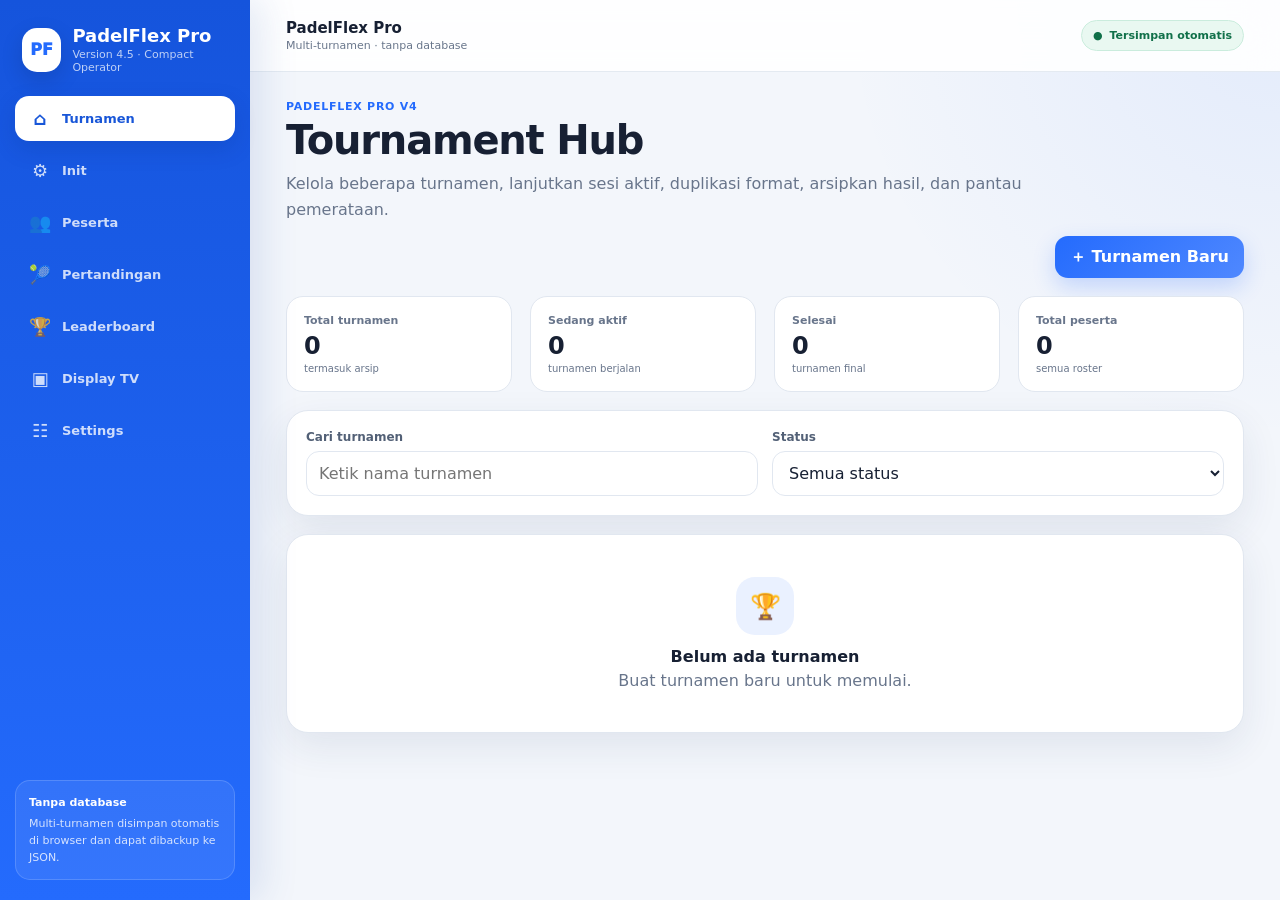
<file: index.html>
<!DOCTYPE html>
<html lang="id">
<head>
  <meta charset="UTF-8">
  <meta name="viewport" content="width=device-width,initial-scale=1.0">
  <meta name="theme-color" content="#246bfd">
  <meta name="description" content="PadelFlex Pro v4.5 - padel tournament manager tanpa database">
  <title>Tournament Hub — PadelFlex Pro</title>
  <link rel="manifest" href="manifest.webmanifest">
  <link rel="icon" href="assets/icons/icon-192.png">
  <link rel="stylesheet" href="assets/css/app.css">
</head>
<body data-page="hub">
  <div class="app-shell">
    <aside class="sidebar">
      <a class="brand" href="index.html">
        <span class="brand-mark">PF</span>
        <span>
          <strong>PadelFlex Pro</strong>
          <small>Version 4.5 · Compact Operator</small>
        </span>
      </a>

      <nav class="nav"><a class="nav-link" data-nav="hub" href="index.html">
          <span class="nav-icon">⌂</span>Turnamen
        </a>
<a class="nav-link" data-nav="setup" href="setup.html">
          <span class="nav-icon">⚙</span>Init
        </a>
<a class="nav-link" data-nav="players" href="players.html">
          <span class="nav-icon">👥</span>Peserta
        </a>
<a class="nav-link" data-nav="matches" href="matches.html">
          <span class="nav-icon">🎾</span>Pertandingan
        </a>
<a class="nav-link" data-nav="leaderboard" href="leaderboard.html">
          <span class="nav-icon">🏆</span>Leaderboard
        </a>
<a class="nav-link" data-nav="display" href="display.html">
          <span class="nav-icon">▣</span>Display TV
        </a>
<a class="nav-link" data-nav="settings" href="settings.html">
          <span class="nav-icon">☷</span>Settings
        </a></nav>

      <div class="sidebar-footer">
        <div class="local-note">
          <strong style="display:block;color:#fff;margin-bottom:4px">
            Tanpa database
          </strong>
          Multi-turnamen disimpan otomatis di browser dan dapat dibackup ke JSON.
        </div>
      </div>
    </aside>

    <section class="main-shell">
      <header class="topbar">
        <div class="topbar-copy">
          <strong id="topbarTitle">PadelFlex Pro</strong>
          <span id="topbarSubtitle">Multi-turnamen · tanpa database</span>
        </div>

        <div class="autosave">● <span>Tersimpan otomatis</span></div>
      </header>

      <main class="page">


        <div class="heading">
          <div>
            <div class="eyebrow">PadelFlex Pro v4</div>
            <h1>Tournament Hub</h1>
            <p>Kelola beberapa turnamen, lanjutkan sesi aktif, duplikasi format, arsipkan hasil, dan pantau pemerataan.</p>
          </div>
        </div>


<div class="heading-actions" style="margin:-8px 0 18px">
  <button class="btn btn-primary" id="newSession">
    ＋ Turnamen Baru
  </button>

  <button class="btn btn-soft hidden" id="installApp">
    Install Aplikasi
  </button>
</div>

<div class="grid grid-4">
  <div class="stat">
    <span>Total turnamen</span>
    <strong id="metricSessions">0</strong>
    <small>termasuk arsip</small>
  </div>

  <div class="stat">
    <span>Sedang aktif</span>
    <strong id="metricActive">0</strong>
    <small>turnamen berjalan</small>
  </div>

  <div class="stat">
    <span>Selesai</span>
    <strong id="metricCompleted">0</strong>
    <small>turnamen final</small>
  </div>

  <div class="stat">
    <span>Total peserta</span>
    <strong id="metricParticipants">0</strong>
    <small>semua roster</small>
  </div>
</div>

<div class="card" style="margin-top:18px">
  <div class="card-body">
    <div class="form-grid">
      <div class="field">
        <label for="sessionSearch">Cari turnamen</label>
        <input
          class="input"
          id="sessionSearch"
          placeholder="Ketik nama turnamen">
      </div>

      <div class="field">
        <label for="statusFilter">Status</label>
        <select class="select" id="statusFilter">
          <option value="all">Semua status</option>
          <option value="draft">Draft</option>
          <option value="active">Aktif</option>
          <option value="completed">Selesai</option>
          <option value="archived">Arsip</option>
        </select>
      </div>
    </div>
  </div>
</div>

<div
  class="grid grid-3"
  id="sessionGrid"
  style="margin-top:18px">
</div>

      </main>
    </section>
  </div>

  <div class="toast" id="toast"></div>

  <script src="assets/js/storage.js" defer></script>
  <script src="assets/js/scheduler.js" defer></script>
  <script src="assets/js/core.js" defer></script>
  <script src="assets/js/common.js" defer></script>
  <script src="assets/js/pages/hub.js" defer></script>
</body>
</html>
</file>
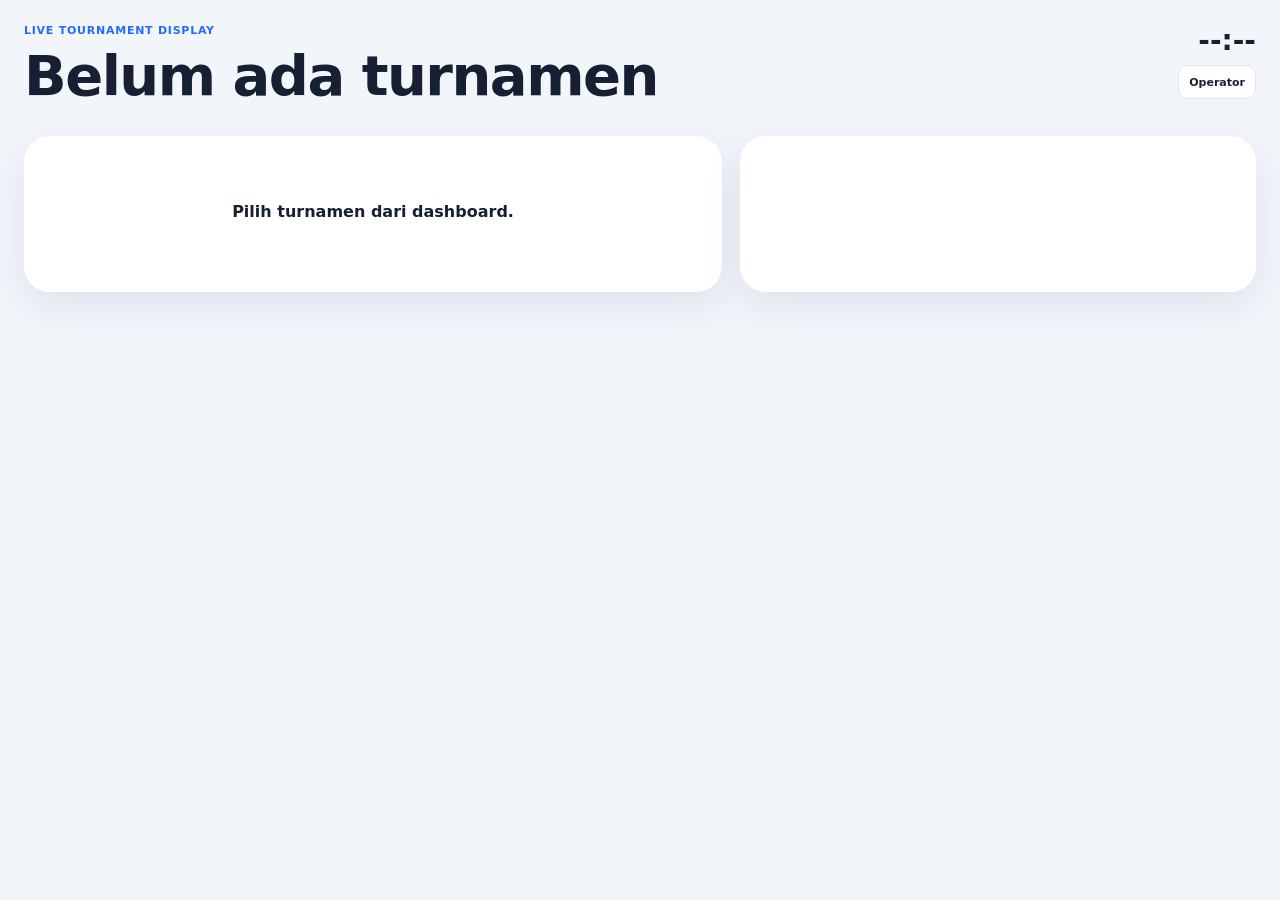
<file: display.html>
<!DOCTYPE html>
<html lang="id">
<head>
  <meta charset="UTF-8">
  <meta name="viewport" content="width=device-width,initial-scale=1.0">
  <meta name="theme-color" content="#246bfd">
  <title>Display TV — PadelFlex Pro</title>
  <link rel="manifest" href="manifest.webmanifest">
  <link rel="icon" href="assets/icons/icon-192.png">
  <link rel="stylesheet" href="assets/css/app.css">
</head>
<body data-page="display">
  <main class="display-page">
    <header class="display-header">
      <div>
        <div class="eyebrow">Live Tournament Display</div>
        <h1 id="displayName">PadelFlex Pro</h1>
        <p id="displayMeta" style="color:var(--muted);margin:8px 0 0"></p>
      </div>

      <div style="text-align:right">
        <strong id="displayClock" style="font-size:28px">--:--</strong>
        <div style="margin-top:8px">
          <a class="btn btn-secondary btn-sm" href="matches.html">Operator</a>
        </div>
      </div>
    </header>

    <div class="display-grid">
      <section class="display-current" id="displayCurrent"></section>
      <aside class="display-leaderboard" id="displayLeaderboard"></aside>
    </div>
  </main>

  <div class="toast" id="toast"></div>

  <script src="assets/js/storage.js" defer></script>
  <script src="assets/js/scheduler.js" defer></script>
  <script src="assets/js/core.js" defer></script>
  <script src="assets/js/common.js" defer></script>
  <script src="assets/js/pages/display.js" defer></script>
</body>
</html>
</file>
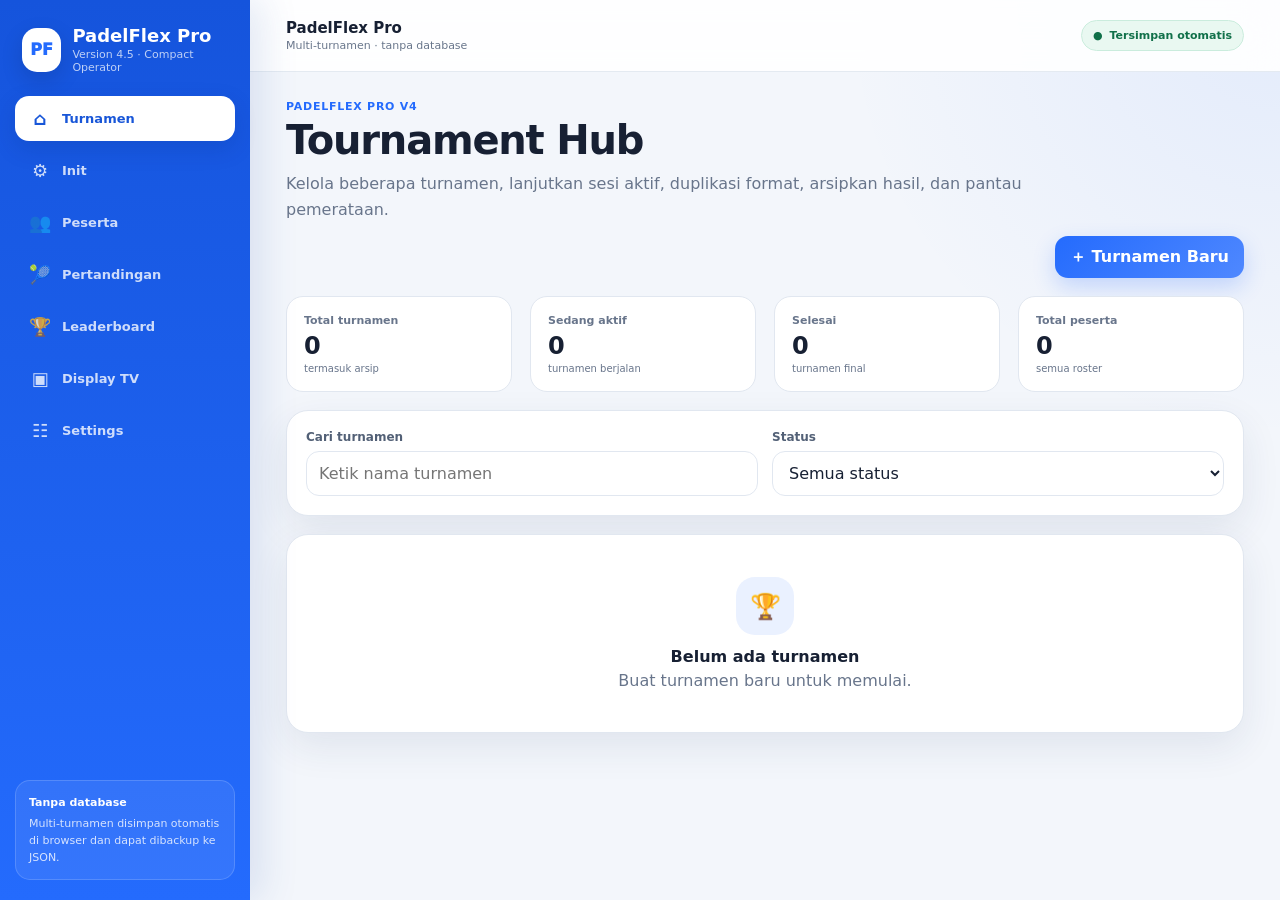
<file: leaderboard.html>
<!DOCTYPE html>
<html lang="id">
<head>
  <meta charset="UTF-8">
  <meta name="viewport" content="width=device-width,initial-scale=1.0">
  <meta name="theme-color" content="#246bfd">
  <meta name="description" content="PadelFlex Pro v4.5 - padel tournament manager tanpa database">
  <title>Leaderboard — PadelFlex Pro</title>
  <link rel="manifest" href="manifest.webmanifest">
  <link rel="icon" href="assets/icons/icon-192.png">
  <link rel="stylesheet" href="assets/css/app.css">
</head>
<body data-page="leaderboard">
  <div class="app-shell">
    <aside class="sidebar">
      <a class="brand" href="index.html">
        <span class="brand-mark">PF</span>
        <span>
          <strong>PadelFlex Pro</strong>
          <small>Version 4.5 · Compact Operator</small>
        </span>
      </a>

      <nav class="nav"><a class="nav-link" data-nav="hub" href="index.html">
          <span class="nav-icon">⌂</span>Turnamen
        </a>
<a class="nav-link" data-nav="setup" href="setup.html">
          <span class="nav-icon">⚙</span>Init
        </a>
<a class="nav-link" data-nav="players" href="players.html">
          <span class="nav-icon">👥</span>Peserta
        </a>
<a class="nav-link" data-nav="matches" href="matches.html">
          <span class="nav-icon">🎾</span>Pertandingan
        </a>
<a class="nav-link" data-nav="leaderboard" href="leaderboard.html">
          <span class="nav-icon">🏆</span>Leaderboard
        </a>
<a class="nav-link" data-nav="display" href="display.html">
          <span class="nav-icon">▣</span>Display TV
        </a>
<a class="nav-link" data-nav="settings" href="settings.html">
          <span class="nav-icon">☷</span>Settings
        </a></nav>

      <div class="sidebar-footer">
        <div class="local-note">
          <strong style="display:block;color:#fff;margin-bottom:4px">
            Tanpa database
          </strong>
          Multi-turnamen disimpan otomatis di browser dan dapat dibackup ke JSON.
        </div>
      </div>
    </aside>

    <section class="main-shell">
      <header class="topbar">
        <div class="topbar-copy">
          <strong id="topbarTitle">PadelFlex Pro</strong>
          <span id="topbarSubtitle">Multi-turnamen · tanpa database</span>
        </div>

        <div class="autosave">● <span>Tersimpan otomatis</span></div>
      </header>

      <main class="page">
        <nav class="stepper" aria-label="Alur turnamen"><a class="step" data-step="1" href="setup.html">
              <span>Langkah 1</span>
              <strong>Init</strong>
            </a><a class="step" data-step="2" href="players.html">
              <span>Langkah 2</span>
              <strong>Peserta</strong>
            </a><a class="step" data-step="3" href="players.html">
              <span>Langkah 3</span>
              <strong>Submit</strong>
            </a><a class="step" data-step="4" href="matches.html">
              <span>Langkah 4</span>
              <strong>Pertandingan</strong>
            </a><a class="step" data-step="5" href="leaderboard.html">
              <span>Langkah 5</span>
              <strong>Leaderboard</strong>
            </a></nav>

        <div class="heading">
          <div>
            <div class="eyebrow">Langkah 5</div>
            <h1>Leaderboard</h1>
            <p>Ranking responsif, multi-sort, export, dan lifecycle final turnamen.</p>
          </div>
        </div>


<div class="mobile-summary">
  <h2 id="summaryMatchName">Turnamen Padel</h2>

  <div class="mobile-summary-meta">
    <div><span>MODE</span><strong id="summaryMode">Per Player</strong></div>
    <div><span>SKOR</span><strong id="summaryScore">21 Points</strong></div>
    <div><span>PESERTA</span><strong id="summaryParticipants">0 Players</strong></div>
    <div><span>PROGRES</span><strong id="summaryProgress">0/0</strong></div>
  </div>
</div>

<div class="grid grid-4" style="margin-bottom:18px">
  <div class="stat">
    <span>Turnamen</span>
    <strong style="font-size:16px" id="summaryMatchNameDesktop">Aktif</strong>
    <small id="summaryFairness">0% fairness</small>
  </div>

  <div class="stat">
    <span>Mode</span>
    <strong style="font-size:16px" id="summaryModeDesktop">Per Player</strong>
    <small>jenis random</small>
  </div>

  <div class="stat">
    <span>Sistem skor</span>
    <strong style="font-size:16px" id="summaryScoreDesktop">21 Points</strong>
    <small>per pertandingan</small>
  </div>

  <div class="stat">
    <span>Progres</span>
    <strong style="font-size:16px" id="summaryProgressDesktop">0/0</strong>
    <small>match selesai</small>
  </div>
</div>

<div class="card">
  <div class="card-header">
    <div>
      <h2>Leaderboard</h2>
      <div class="list-meta">Ranking dapat diubah tanpa mengubah data skor.</div>
    </div>

    <div style="display:flex;gap:8px;flex-wrap:wrap">
      <select class="select" id="rankingMode" style="width:auto;min-height:34px;padding:4px 9px">
        <option value="points">By Points</option>
        <option value="wins">By Wins</option>
        <option value="diff">By Difference</option>
        <option value="winrate">By Win Rate</option>
      </select>

      <button class="btn btn-secondary btn-sm" id="exportCsv">CSV</button>
      <button class="btn btn-primary btn-sm" id="exportPng">Gambar</button>
      <button class="btn btn-soft btn-sm" id="exportJson">JSON</button>
    </div>
  </div>

  <div class="card-body">
    <div class="desktop-table table-wrap">
      <table>
        <thead>
          <tr>
            <th>#</th><th>Nama</th><th>G</th><th>W-L-T</th>
            <th>Diff</th><th>+M</th><th>P</th>
          </tr>
        </thead>
        <tbody id="leaderboardBody"></tbody>
      </table>
    </div>

    <div class="mobile-leaderboard">
      <div class="mobile-board">
        <div class="mobile-board-head">
          <div style="text-align:left">BY RANK</div>
          <div>G</div><div>W-L-T</div><div>DIFF</div><div>+M</div><div>P</div>
        </div>
        <div id="mobileLeaderboardRows"></div>
      </div>
    </div>

    <div class="info" id="formula" style="margin-top:14px"></div>

    <div style="display:flex;gap:9px;flex-wrap:wrap;margin-top:15px">
      <button class="btn btn-success" id="lifecycleButton">
        Tandai Turnamen Selesai
      </button>

      <a class="btn btn-secondary" href="matches.html">
        Kembali ke Pertandingan
      </a>

      <a class="btn btn-soft" href="display.html">
        Buka Display TV
      </a>
    </div>
  </div>
</div>

<nav class="mobile-bottom-nav">
  <a href="matches.html"><span>☷</span><strong>Rounds</strong></a>
  <a class="active" href="leaderboard.html"><span>▥</span><strong>Leaderboard</strong></a>
</nav>

      </main>
    </section>
  </div>

  <div class="toast" id="toast"></div>

  <script src="assets/js/storage.js" defer></script>
  <script src="assets/js/scheduler.js" defer></script>
  <script src="assets/js/core.js" defer></script>
  <script src="assets/js/common.js" defer></script>
  <script src="assets/js/pages/leaderboard.js" defer></script>
</body>
</html>
</file>
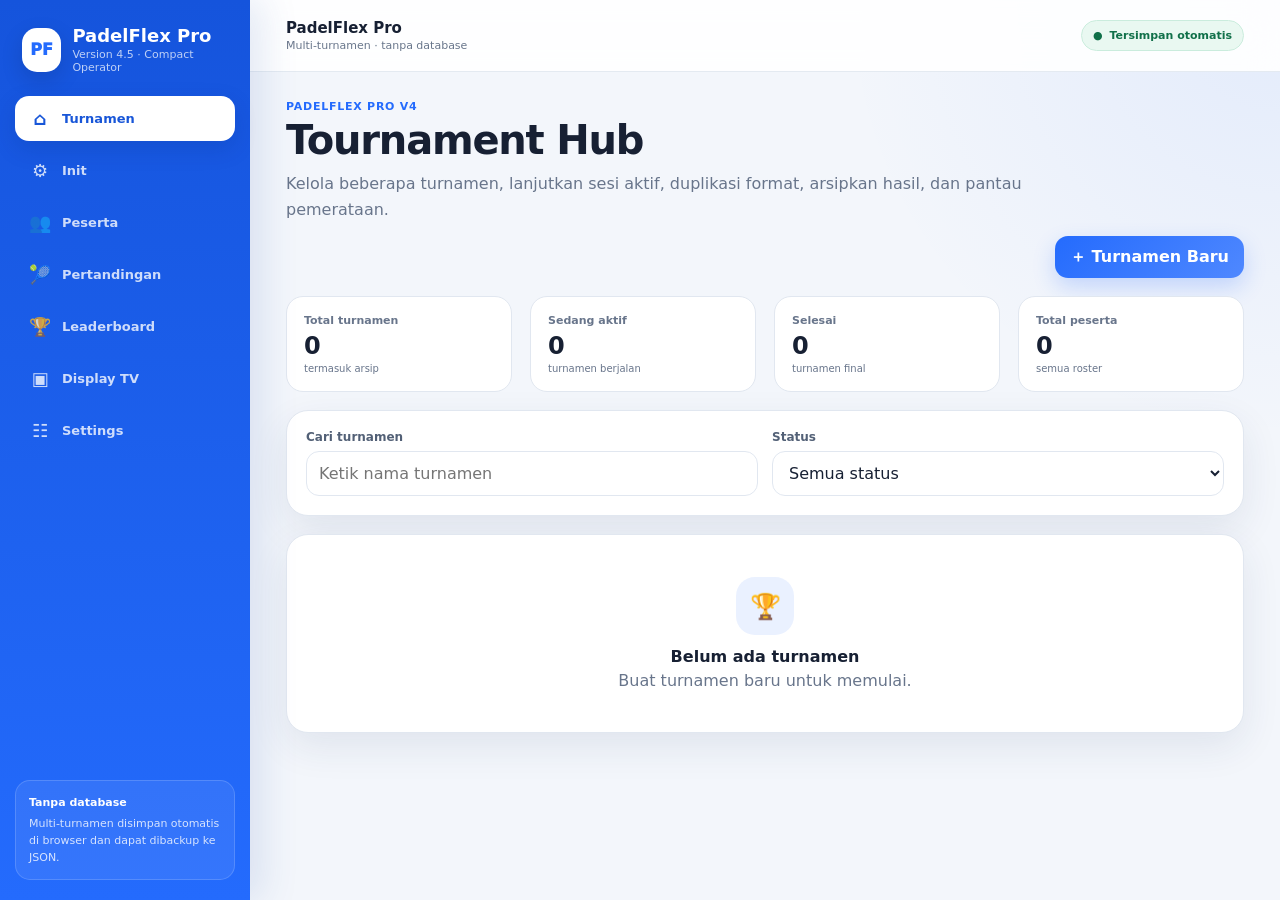
<file: matches.html>
<!DOCTYPE html>
<html lang="id">
<head>
  <meta charset="UTF-8">
  <meta name="viewport" content="width=device-width,initial-scale=1.0">
  <meta name="theme-color" content="#246bfd">
  <meta name="description" content="PadelFlex Pro v4.5 - compact padel tournament operator">
  <title>Operator Pertandingan — PadelFlex Pro</title>
  <link rel="manifest" href="manifest.webmanifest">
  <link rel="icon" href="assets/icons/icon-192.png">
  <link rel="stylesheet" href="assets/css/app.css">
  <link rel="stylesheet" href="assets/css/operator-v47.css?v=4.7.0">
</head>
<body data-page="matches">
  <div class="app-shell">
    <aside class="sidebar">
      <a class="brand" href="index.html">
        <span class="brand-mark">PF</span>
        <span>
          <strong>PadelFlex Pro</strong>
          <small>Version 4.7 · Runtime Safe</small>
        </span>
      </a>

      <nav class="nav">
        <a class="nav-link" data-nav="hub" href="index.html"><span class="nav-icon">⌂</span>Turnamen</a>
        <a class="nav-link" data-nav="setup" href="setup.html"><span class="nav-icon">⚙</span>Init</a>
        <a class="nav-link" data-nav="players" href="players.html"><span class="nav-icon">👥</span>Peserta</a>
        <a class="nav-link" data-nav="matches" href="matches.html"><span class="nav-icon">🎾</span>Pertandingan</a>
        <a class="nav-link" data-nav="leaderboard" href="leaderboard.html"><span class="nav-icon">🏆</span>Ranking</a>
        <a class="nav-link" data-nav="display" href="display.html"><span class="nav-icon">▣</span>TV</a>
        <a class="nav-link" data-nav="settings" href="settings.html"><span class="nav-icon">☷</span>Settings</a>
      </nav>

      <div class="sidebar-footer">
        <div class="local-note">
          <strong style="display:block;color:#fff;margin-bottom:4px">Tanpa database</strong>
          Data tersimpan otomatis di browser.
        </div>
      </div>
    </aside>

    <section class="main-shell">
      <header class="topbar">
        <div class="topbar-copy">
          <strong id="topbarTitle">PadelFlex Pro</strong>
          <span id="topbarSubtitle">Operator pertandingan</span>
        </div>
        <div class="autosave">● <span>Tersimpan otomatis</span></div>
      </header>

      <main class="page operator-page">
        <section class="operator-command">
          <div class="operator-command-copy">
            <div class="eyebrow">Operator Pertandingan</div>
            <h1>Kelola Match</h1>
            <p>Fokus ke match aktif, antrean berikutnya, dan hasil yang sudah selesai.</p>
          </div>

          <div class="operator-command-actions">
            <button class="btn btn-primary" id="addExtraMatch" type="button">＋ Match</button>
            <a class="btn btn-secondary" href="players.html">Peserta</a>
            <a class="btn btn-secondary" href="display.html">TV</a>
            <a class="btn btn-soft" href="leaderboard.html">Ranking</a>
          </div>
        </section>

        <div class="info hidden" id="operatorRuntimeError" style="margin-top:8px"></div>

        <section class="operator-overview">
          <div class="operator-metrics" id="matchMetrics"></div>
          <div class="operator-fairness">
            <div class="operator-fairness-copy">
              <strong>Kemerataan roster aktif</strong>
              <span id="fairnessLabel">Belum ada data</span>
            </div>
            <div class="fairness-meter">
              <div class="fairness-bar" id="fairnessBar"></div>
            </div>
          </div>
        </section>

        <section class="card active-match-card">
          <div class="card-header compact-card-header">
            <div>
              <h2>Match Aktif</h2>
              <div class="list-meta" id="activeMatchSubtitle">Belum ada pertandingan aktif.</div>
            </div>
            <span class="badge" id="activeMatchBadge">—</span>
          </div>
          <div class="card-body compact-card-body" id="activeMatchContainer"></div>
        </section>

        <section class="card" id="matchChooserSection" style="margin-top:14px">
          <div class="card-header compact-card-header">
            <div>
              <h2>Antrean Berikutnya</h2>
              <div class="list-meta">Yang sudah cukup istirahat ditempatkan lebih atas.</div>
            </div>
            <span class="badge" id="pendingCount">0 menunggu</span>
          </div>
          <div class="card-body compact-card-body">
            <div class="compact-match-queue" id="matchChooser"></div>
          </div>
        </section>

        <section class="card match-history-card" id="matchHistorySection" style="margin-top:14px">
          <div class="card-header compact-card-header history-header">
            <div>
              <h2>Riwayat & Jadwal</h2>
              <div class="list-meta">Default hanya menampilkan match selesai agar halaman tetap ringkas.</div>
            </div>

            <div class="history-tools">
              <input class="input input-compact" id="matchSearch" placeholder="Cari pemain / tim">
              <select class="select select-compact" id="matchStatusFilter">
                <option value="completed" selected>Selesai</option>
                <option value="pending">Menunggu</option>
                <option value="active">Aktif</option>
                <option value="all">Semua</option>
              </select>
            </div>
          </div>

          <div class="card-body compact-card-body">
            <div id="roundsContainer"></div>
          </div>
        </section>
      </main>
    </section>
  </div>

  <div class="compact-actionbar" id="stickyActions">
    <div class="compact-action-copy">
      <strong id="stickyTitle">Kontrol turnamen</strong>
      <small id="stickySubtitle">Pilih pertandingan berikutnya.</small>
    </div>

    <div class="compact-action-buttons">
      <button class="btn btn-soft btn-sm" id="undoScore">↶ Undo</button>
      <button class="btn btn-success btn-sm" id="completeTournament">Selesaikan</button>
      <a class="btn btn-primary btn-sm" href="leaderboard.html">Ranking</a>
    </div>
  </div>

  <div class="modal-backdrop hidden" id="extraMatchModal" aria-hidden="true">
    <div class="modal-dialog match-modal" role="dialog" aria-modal="true" aria-labelledby="extraMatchModalTitle">
      <div class="modal-header">
        <div>
          <div class="eyebrow">Manual Match</div>
          <h2 id="extraMatchModalTitle">Tambah Pertandingan</h2>
          <p>Pilih peserta sendiri atau gunakan random rest-aware.</p>
        </div>
        <button class="modal-close" id="closeExtraMatchModal" type="button" aria-label="Tutup">×</button>
      </div>

      <div class="modal-body">
        <div class="info modal-info" id="extraMatchWeightInfo">
          Bobot leaderboard dihitung otomatis.
        </div>

        <div class="manual-player-slots modal-player-slots" id="manualPlayerSlots"></div>

        <div class="rest-readiness" id="extraMatchRestInfo"></div>

        <div class="form-grid modal-form-grid">
          <div class="field">
            <label for="extraMatchCourt">Court</label>
            <select class="select" id="extraMatchCourt"></select>
          </div>

          <div class="field">
            <label for="extraMatchLabel">Label match</label>
            <input class="input" id="extraMatchLabel" maxlength="45" value="Match Manual">
          </div>
        </div>

        <label class="extra-activate-option modal-activate-option">
          <input type="checkbox" id="activateExtraMatch">
          <span>Aktifkan langsung setelah match dibuat.</span>
        </label>
      </div>

      <div class="modal-footer">
        <button class="btn btn-soft" id="randomExtraPlayers" type="button">🎲 Random</button>
        <button class="btn btn-secondary" id="clearExtraPlayers" type="button">Bersihkan</button>
        <span class="modal-footer-spacer"></span>
        <button class="btn btn-secondary" id="cancelExtraMatchModal" type="button">Batal</button>
        <button class="btn btn-primary" id="createExtraMatch" type="button">＋ Tambahkan Match</button>
      </div>
    </div>
  </div>

  <div class="toast" id="toast"></div>

  <script src="assets/js/storage-v47.js?v=4.7.0" defer></script>
  <script src="assets/js/scheduler-v47.js?v=4.7.0" defer></script>
  <script src="assets/js/core-v47.js?v=4.7.0" defer></script>
  <script src="assets/js/common-v47.js?v=4.7.0" defer></script>
  <script src="assets/js/pages/matches-v47.js?v=4.7.0" defer></script>
</body>
</html>
</file>
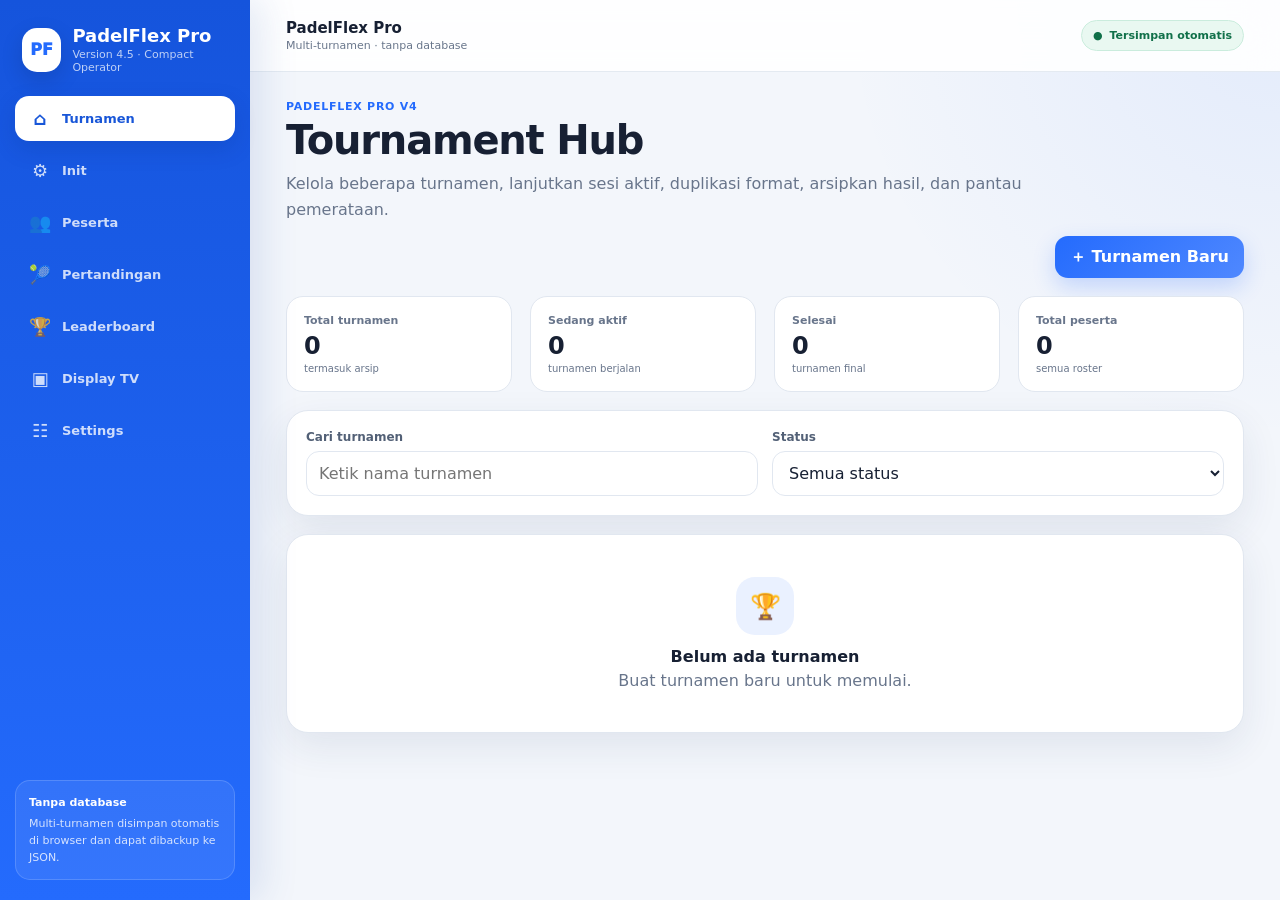
<file: players.html>
<!DOCTYPE html>
<html lang="id">
<head>
  <meta charset="UTF-8">
  <meta name="viewport" content="width=device-width,initial-scale=1.0">
  <meta name="theme-color" content="#246bfd">
  <meta name="description" content="PadelFlex Pro v4.5 - padel tournament manager tanpa database">
  <title>Kelola Peserta — PadelFlex Pro</title>
  <link rel="manifest" href="manifest.webmanifest">
  <link rel="icon" href="assets/icons/icon-192.png">
  <link rel="stylesheet" href="assets/css/app.css">
</head>
<body data-page="players">
  <div class="app-shell">
    <aside class="sidebar">
      <a class="brand" href="index.html">
        <span class="brand-mark">PF</span>
        <span>
          <strong>PadelFlex Pro</strong>
          <small>Version 4.5 · Compact Operator</small>
        </span>
      </a>

      <nav class="nav"><a class="nav-link" data-nav="hub" href="index.html">
          <span class="nav-icon">⌂</span>Turnamen
        </a>
<a class="nav-link" data-nav="setup" href="setup.html">
          <span class="nav-icon">⚙</span>Init
        </a>
<a class="nav-link" data-nav="players" href="players.html">
          <span class="nav-icon">👥</span>Peserta
        </a>
<a class="nav-link" data-nav="matches" href="matches.html">
          <span class="nav-icon">🎾</span>Pertandingan
        </a>
<a class="nav-link" data-nav="leaderboard" href="leaderboard.html">
          <span class="nav-icon">🏆</span>Leaderboard
        </a>
<a class="nav-link" data-nav="display" href="display.html">
          <span class="nav-icon">▣</span>Display TV
        </a>
<a class="nav-link" data-nav="settings" href="settings.html">
          <span class="nav-icon">☷</span>Settings
        </a></nav>

      <div class="sidebar-footer">
        <div class="local-note">
          <strong style="display:block;color:#fff;margin-bottom:4px">
            Tanpa database
          </strong>
          Multi-turnamen disimpan otomatis di browser dan dapat dibackup ke JSON.
        </div>
      </div>
    </aside>

    <section class="main-shell">
      <header class="topbar">
        <div class="topbar-copy">
          <strong id="topbarTitle">PadelFlex Pro</strong>
          <span id="topbarSubtitle">Multi-turnamen · tanpa database</span>
        </div>

        <div class="autosave">● <span>Tersimpan otomatis</span></div>
      </header>

      <main class="page">
        <nav class="stepper" aria-label="Alur turnamen"><a class="step" data-step="1" href="setup.html">
              <span>Langkah 1</span>
              <strong>Init</strong>
            </a><a class="step" data-step="2" href="players.html">
              <span>Langkah 2</span>
              <strong>Peserta</strong>
            </a><a class="step" data-step="3" href="players.html">
              <span>Langkah 3</span>
              <strong>Submit</strong>
            </a><a class="step" data-step="4" href="matches.html">
              <span>Langkah 4</span>
              <strong>Pertandingan</strong>
            </a><a class="step" data-step="5" href="leaderboard.html">
              <span>Langkah 5</span>
              <strong>Leaderboard</strong>
            </a></nav>

        <div class="heading">
          <div>
            <div class="eyebrow">Langkah 2 dan 3</div>
            <h1>Kelola Peserta</h1>
            <p>Masukkan roster, lihat estimasi pemerataan, lalu submit untuk membuat jadwal otomatis.</p>
          </div>
        </div>


<div class="grid grid-sidebar">
  <div class="card">
    <div class="card-header">
      <div>
        <h2>Roster Peserta</h2>
        <div class="list-meta" id="rosterMode">Pemain Individual</div>
      </div>
      <span class="badge" id="entityCount">0 peserta</span>
    </div>

    <div class="card-body">
      <form id="playerForm">
        <div class="form-row">
          <div class="field">
            <label for="playerName">Nama pemain</label>
            <input
              class="input"
              id="playerName"
              maxlength="45"
              placeholder="Contoh: Adriyan">
          </div>

          <button class="btn btn-primary" type="submit">
            ＋ Tambah
          </button>
        </div>
      </form>

      <form class="hidden" id="teamForm">
        <div class="form-grid-3">
          <div class="field">
            <label for="teamName">Nama tim, opsional</label>
            <input class="input" id="teamName" placeholder="Team Biru">
          </div>

          <div class="field">
            <label for="teamPlayer1">Pemain 1</label>
            <input class="input" id="teamPlayer1" placeholder="Nama pemain">
          </div>

          <div class="field">
            <label for="teamPlayer2">Pemain 2</label>
            <input class="input" id="teamPlayer2" placeholder="Nama pemain">
          </div>
        </div>

        <button class="btn btn-primary" type="submit" style="margin-top:12px">
          ＋ Tambah Tim
        </button>
      </form>

      <div id="batchPanel" style="margin-top:14px">
        <details>
          <summary style="cursor:pointer;font-weight:850;color:var(--muted)">
            Tambah banyak pemain sekaligus
          </summary>

          <div style="margin-top:11px">
            <div class="field">
              <label for="batchNames">Satu nama per baris atau pisahkan dengan koma</label>
              <textarea
                class="textarea"
                id="batchNames"
                placeholder="Iman&#10;Faiz&#10;Rama&#10;Wawan"></textarea>
            </div>

            <button class="btn btn-soft btn-sm" id="addBatch" type="button">
              Tambahkan Semua
            </button>
          </div>
        </details>
      </div>

      <div class="info hidden" id="midSessionNotice" style="margin-top:14px">
        <strong>Penambahan tengah turnamen.</strong>
        Skor dan match yang sudah dibuat tetap aman. Pada mode Manual, roster
        hanya diperbarui; pada mode Otomatis, jadwal mendatang dihitung ulang.
      </div>

      <div class="list" id="entityList" style="margin-top:17px"></div>
    </div>
  </div>

  <div class="grid">
    <div class="card">
      <div class="card-header"><h2>Mode Mulai Turnamen</h2></div>
      <div class="card-body">
        <div class="info" id="recommendation">
          Tambahkan peserta untuk melanjutkan.
        </div>
      </div>
    </div>

    <div class="card">
      <div class="card-header">
        <h2>Submit Turnamen</h2>
        <span class="badge">Langkah 3</span>
      </div>

      <div class="card-body">
        <p class="hint" style="margin-top:0">
          Pada mode Manual, turnamen dimulai dengan 0 match. Pada mode
          Otomatis, sistem membuat ronde sekaligus dengan pemerataan dan jeda
          istirahat sebagai prioritas.
        </p>

        <button
          class="btn btn-success"
          id="submitTournament"
          type="button"
          style="width:100%;margin-top:10px">
          Mulai Turnamen
        </button>

        <button
          class="btn btn-primary hidden"
          id="continueTournament"
          type="button"
          style="width:100%;margin-top:10px">
          Kembali ke Turnamen
        </button>

        <a class="btn btn-secondary" href="setup.html" style="width:100%;margin-top:9px">
          Kembali ke Init
        </a>
      </div>
    </div>
  </div>
</div>

      </main>
    </section>
  </div>

  <div class="toast" id="toast"></div>

  <script src="assets/js/storage.js" defer></script>
  <script src="assets/js/scheduler.js" defer></script>
  <script src="assets/js/core.js" defer></script>
  <script src="assets/js/common.js" defer></script>
  <script src="assets/js/pages/players.js" defer></script>
</body>
</html>
</file>
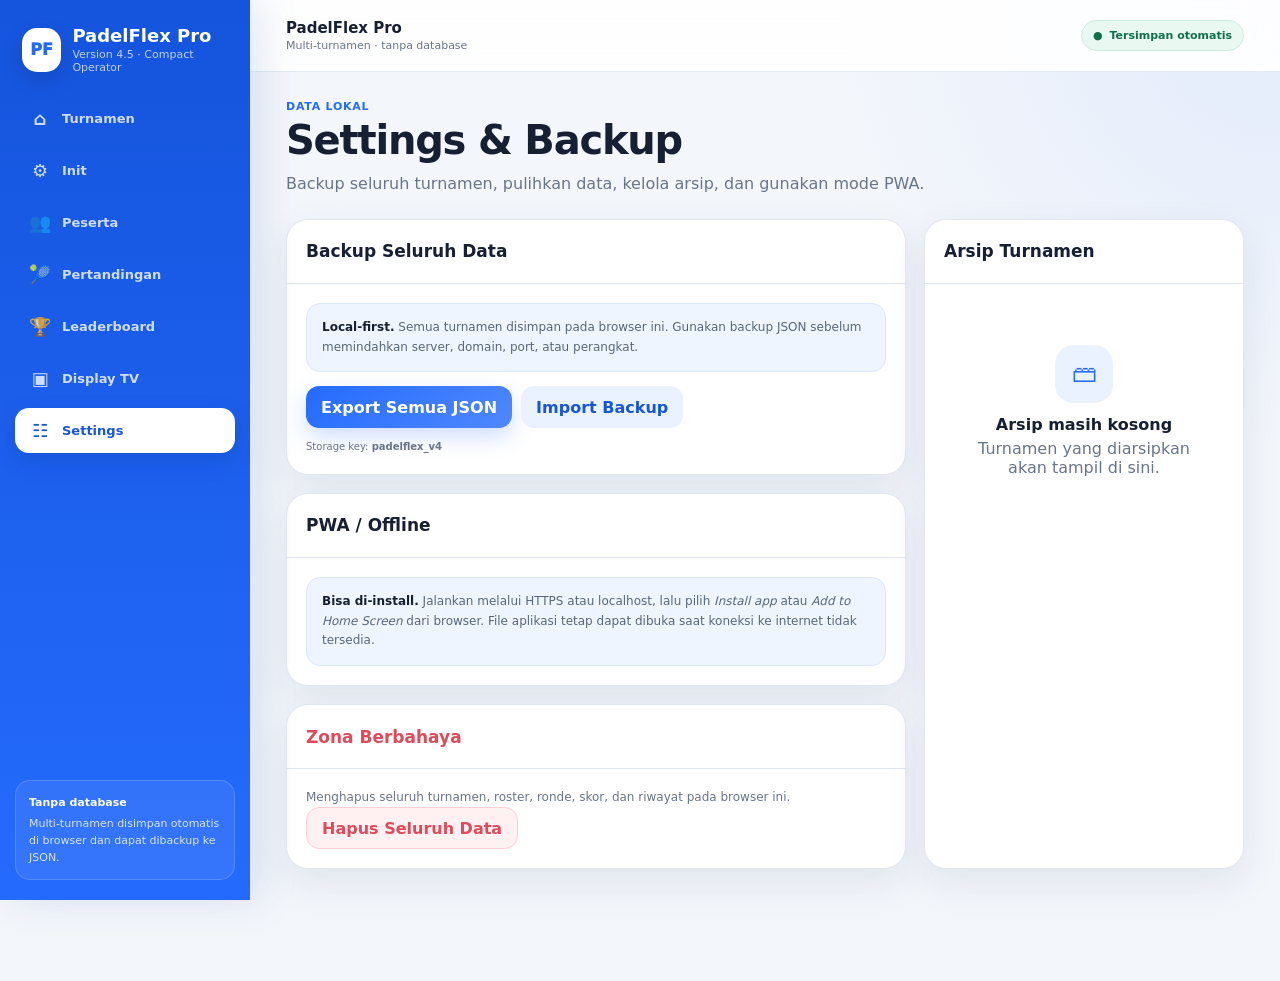
<file: settings.html>
<!DOCTYPE html>
<html lang="id">
<head>
  <meta charset="UTF-8">
  <meta name="viewport" content="width=device-width,initial-scale=1.0">
  <meta name="theme-color" content="#246bfd">
  <meta name="description" content="PadelFlex Pro v4.5 - padel tournament manager tanpa database">
  <title>Settings & Backup — PadelFlex Pro</title>
  <link rel="manifest" href="manifest.webmanifest">
  <link rel="icon" href="assets/icons/icon-192.png">
  <link rel="stylesheet" href="assets/css/app.css">
</head>
<body data-page="settings">
  <div class="app-shell">
    <aside class="sidebar">
      <a class="brand" href="index.html">
        <span class="brand-mark">PF</span>
        <span>
          <strong>PadelFlex Pro</strong>
          <small>Version 4.5 · Compact Operator</small>
        </span>
      </a>

      <nav class="nav"><a class="nav-link" data-nav="hub" href="index.html">
          <span class="nav-icon">⌂</span>Turnamen
        </a>
<a class="nav-link" data-nav="setup" href="setup.html">
          <span class="nav-icon">⚙</span>Init
        </a>
<a class="nav-link" data-nav="players" href="players.html">
          <span class="nav-icon">👥</span>Peserta
        </a>
<a class="nav-link" data-nav="matches" href="matches.html">
          <span class="nav-icon">🎾</span>Pertandingan
        </a>
<a class="nav-link" data-nav="leaderboard" href="leaderboard.html">
          <span class="nav-icon">🏆</span>Leaderboard
        </a>
<a class="nav-link" data-nav="display" href="display.html">
          <span class="nav-icon">▣</span>Display TV
        </a>
<a class="nav-link" data-nav="settings" href="settings.html">
          <span class="nav-icon">☷</span>Settings
        </a></nav>

      <div class="sidebar-footer">
        <div class="local-note">
          <strong style="display:block;color:#fff;margin-bottom:4px">
            Tanpa database
          </strong>
          Multi-turnamen disimpan otomatis di browser dan dapat dibackup ke JSON.
        </div>
      </div>
    </aside>

    <section class="main-shell">
      <header class="topbar">
        <div class="topbar-copy">
          <strong id="topbarTitle">PadelFlex Pro</strong>
          <span id="topbarSubtitle">Multi-turnamen · tanpa database</span>
        </div>

        <div class="autosave">● <span>Tersimpan otomatis</span></div>
      </header>

      <main class="page">


        <div class="heading">
          <div>
            <div class="eyebrow">Data lokal</div>
            <h1>Settings & Backup</h1>
            <p>Backup seluruh turnamen, pulihkan data, kelola arsip, dan gunakan mode PWA.</p>
          </div>
        </div>


<div class="grid grid-sidebar">
  <div class="grid">
    <div class="card">
      <div class="card-header"><h2>Backup Seluruh Data</h2></div>
      <div class="card-body">
        <div class="info" style="margin-bottom:14px">
          <strong>Local-first.</strong>
          Semua turnamen disimpan pada browser ini. Gunakan backup JSON sebelum
          memindahkan server, domain, port, atau perangkat.
        </div>

        <div style="display:flex;gap:9px;flex-wrap:wrap">
          <button class="btn btn-primary" id="exportAll">
            Export Semua JSON
          </button>

          <button class="btn btn-soft" id="importAll">
            Import Backup
          </button>

          <input
            id="importFile"
            type="file"
            accept="application/json"
            hidden>
        </div>

        <div class="list-meta" style="margin-top:12px">
          Storage key: <strong id="storageKey"></strong>
        </div>
      </div>
    </div>

    <div class="card">
      <div class="card-header"><h2>PWA / Offline</h2></div>
      <div class="card-body">
        <div class="info">
          <strong>Bisa di-install.</strong>
          Jalankan melalui HTTPS atau localhost, lalu pilih
          <em>Install app</em> atau <em>Add to Home Screen</em> dari browser.
          File aplikasi tetap dapat dibuka saat koneksi ke internet tidak tersedia.
        </div>
      </div>
    </div>

    <div class="card">
      <div class="card-header"><h2 style="color:var(--danger)">Zona Berbahaya</h2></div>
      <div class="card-body">
        <p class="hint" style="margin-top:0">
          Menghapus seluruh turnamen, roster, ronde, skor, dan riwayat pada browser ini.
        </p>

        <button class="btn btn-danger" id="clearAll">
          Hapus Seluruh Data
        </button>
      </div>
    </div>
  </div>

  <div class="card">
    <div class="card-header"><h2>Arsip Turnamen</h2></div>
    <div class="card-body">
      <div class="list" id="archivedList"></div>
    </div>
  </div>
</div>

      </main>
    </section>
  </div>

  <div class="toast" id="toast"></div>

  <script src="assets/js/storage.js" defer></script>
  <script src="assets/js/scheduler.js" defer></script>
  <script src="assets/js/core.js" defer></script>
  <script src="assets/js/common.js" defer></script>
  <script src="assets/js/pages/settings.js" defer></script>
</body>
</html>
</file>
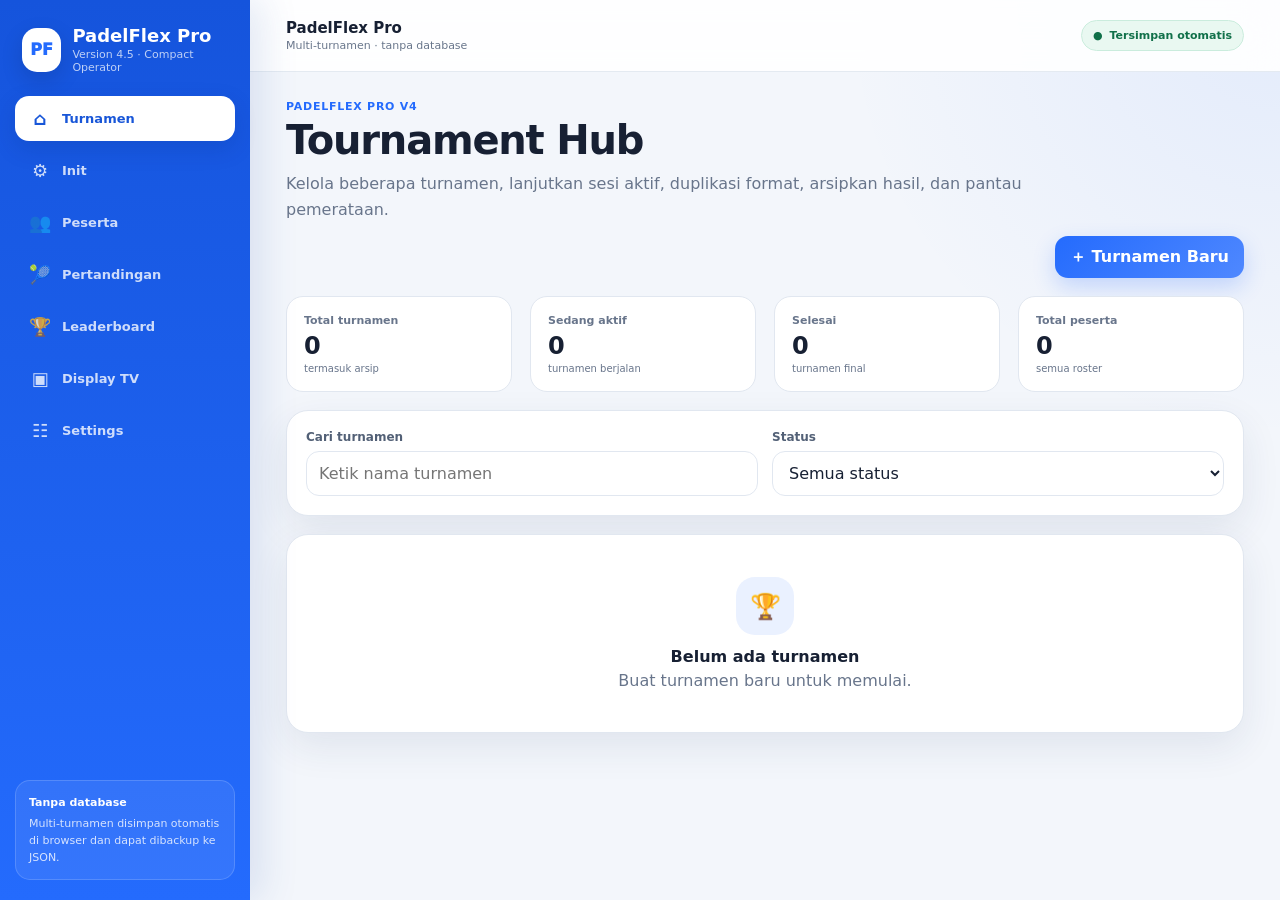
<file: setup.html>
<!DOCTYPE html>
<html lang="id">
<head>
  <meta charset="UTF-8">
  <meta name="viewport" content="width=device-width,initial-scale=1.0">
  <meta name="theme-color" content="#246bfd">
  <meta name="description" content="PadelFlex Pro v4.5 - padel tournament manager tanpa database">
  <title>Init Turnamen — PadelFlex Pro</title>
  <link rel="manifest" href="manifest.webmanifest">
  <link rel="icon" href="assets/icons/icon-192.png">
  <link rel="stylesheet" href="assets/css/app.css">
</head>
<body data-page="setup">
  <div class="app-shell">
    <aside class="sidebar">
      <a class="brand" href="index.html">
        <span class="brand-mark">PF</span>
        <span>
          <strong>PadelFlex Pro</strong>
          <small>Version 4.5 · Compact Operator</small>
        </span>
      </a>

      <nav class="nav"><a class="nav-link" data-nav="hub" href="index.html">
          <span class="nav-icon">⌂</span>Turnamen
        </a>
<a class="nav-link" data-nav="setup" href="setup.html">
          <span class="nav-icon">⚙</span>Init
        </a>
<a class="nav-link" data-nav="players" href="players.html">
          <span class="nav-icon">👥</span>Peserta
        </a>
<a class="nav-link" data-nav="matches" href="matches.html">
          <span class="nav-icon">🎾</span>Pertandingan
        </a>
<a class="nav-link" data-nav="leaderboard" href="leaderboard.html">
          <span class="nav-icon">🏆</span>Leaderboard
        </a>
<a class="nav-link" data-nav="display" href="display.html">
          <span class="nav-icon">▣</span>Display TV
        </a>
<a class="nav-link" data-nav="settings" href="settings.html">
          <span class="nav-icon">☷</span>Settings
        </a></nav>

      <div class="sidebar-footer">
        <div class="local-note">
          <strong style="display:block;color:#fff;margin-bottom:4px">
            Tanpa database
          </strong>
          Multi-turnamen disimpan otomatis di browser dan dapat dibackup ke JSON.
        </div>
      </div>
    </aside>

    <section class="main-shell">
      <header class="topbar">
        <div class="topbar-copy">
          <strong id="topbarTitle">PadelFlex Pro</strong>
          <span id="topbarSubtitle">Multi-turnamen · tanpa database</span>
        </div>

        <div class="autosave">● <span>Tersimpan otomatis</span></div>
      </header>

      <main class="page">
        <nav class="stepper" aria-label="Alur turnamen"><a class="step" data-step="1" href="setup.html">
              <span>Langkah 1</span>
              <strong>Init</strong>
            </a><a class="step" data-step="2" href="players.html">
              <span>Langkah 2</span>
              <strong>Peserta</strong>
            </a><a class="step" data-step="3" href="players.html">
              <span>Langkah 3</span>
              <strong>Submit</strong>
            </a><a class="step" data-step="4" href="matches.html">
              <span>Langkah 4</span>
              <strong>Pertandingan</strong>
            </a><a class="step" data-step="5" href="leaderboard.html">
              <span>Langkah 5</span>
              <strong>Leaderboard</strong>
            </a></nav>

        <div class="heading">
          <div>
            <div class="eyebrow">Langkah 1</div>
            <h1>Init Turnamen</h1>
            <p>Tentukan nama, sistem skor, jenis random, mode jadwal, jumlah court, dan jeda istirahat.</p>
          </div>
        </div>


<div class="grid grid-sidebar">
  <div class="card">
    <div class="card-header">
      <h2>Konfigurasi Turnamen</h2>
      <span class="badge">Langkah 1</span>
    </div>

    <div class="card-body">
      <div class="info hidden" id="setupLocked" style="margin-bottom:14px">
        <strong>Konfigurasi dikunci.</strong>
        Turnamen sudah disubmit agar jadwal dan leaderboard tetap konsisten.
      </div>

      <form id="setupForm">
        <div class="field">
          <label for="matchName">Nama turnamen</label>
          <input
            class="input"
            id="matchName"
            maxlength="70"
            placeholder="Contoh: Padel Jumat Malam">
        </div>

        <div style="margin-top:15px">
          <div class="field"><label>Jenis random</label></div>

          <div class="mode-grid">
            <label class="mode" data-mode>
              <input type="radio" name="randomMode" value="player">
              <strong>Per Player</strong>
              <span>
                Pasangan dan lawan diacak ulang pada setiap ronde.
              </span>
            </label>

            <label class="mode" data-mode>
              <input type="radio" name="randomMode" value="team">
              <strong>Per Tim</strong>
              <span>
                Dua pemain tetap bersama. Sistem mengacak lawan dan giliran.
              </span>
            </label>
          </div>
        </div>

        <div class="form-grid" style="margin-top:15px">
          <div class="field">
            <label for="scoreSystem">Sistem skor</label>
            <select class="select" id="scoreSystem">
              <option value="fixed:21">Total 21 · skor lawan otomatis</option>
              <option value="fixed:15">Total 15 · skor lawan otomatis</option>
              <option value="fixed:11">Total 11 · skor lawan otomatis</option>
              <option value="manual">Skor manual · isi kedua sisi</option>
            </select>
          </div>

          <div class="field">
            <label for="courtCount">Jumlah court</label>
            <select class="select" id="courtCount">
              <option value="1">1 court</option>
              <option value="2">2 court</option>
              <option value="3">3 court</option>
              <option value="4">4 court</option>
              <option value="5">5 court</option>
              <option value="6">6 court</option>
            </select>
          </div>

          <div class="field" id="minimumGamesField">
            <label for="minimumGames">Minimum game per peserta</label>
            <input
              class="input"
              id="minimumGames"
              type="number"
              min="1"
              max="30">
            <div class="hint">Dipakai hanya pada mode Jadwal Otomatis.</div>
          </div>

          <div class="field">
            <label for="minRestRounds">Minimal jeda sebelum main lagi</label>
            <select class="select" id="minRestRounds">
              <option value="0">Tidak dibatasi</option>
              <option value="1">Minimal 1 pertandingan / ronde</option>
              <option value="2">Minimal 2 pertandingan / ronde</option>
              <option value="3">Minimal 3 pertandingan / ronde</option>
            </select>
          </div>
        </div>

        <div style="margin-top:15px">
          <div class="field"><label>Mode pembuatan pertandingan</label></div>

          <div class="mode-grid">
            <label class="mode" data-schedule-mode>
              <input type="radio" name="scheduleMode" value="manual">
              <strong>Manual · Mulai dari 0 Match</strong>
              <span>
                Turnamen dimulai tanpa pertandingan. Match ditambahkan satu per
                satu dan pemain dipilih manual atau melalui random rest-aware.
              </span>
            </label>

            <label class="mode" data-schedule-mode>
              <input type="radio" name="scheduleMode" value="auto">
              <strong>Jadwal Otomatis</strong>
              <span>
                Sistem membuat ronde seimbang otomatis dan mengurutkannya agar
                pemain sebisa mungkin tidak bermain berturut-turut.
              </span>
            </label>
          </div>
        </div>

        <p class="hint">
          Mode Manual adalah default. Pada mode ini submit hanya membuka
          turnamen dengan 0 match, lalu pertandingan dibuat dari halaman Operator.
        </p>

        <div style="display:flex;gap:9px;flex-wrap:wrap;margin-top:16px">
          <button class="btn btn-primary" type="submit" id="saveSetup">
            Simpan &amp; Lanjut ke Peserta
          </button>

          <button class="btn btn-success hidden" type="button" id="resumeTournament">
            Lanjutkan Turnamen
          </button>

          <a class="btn btn-secondary" href="index.html">
            Kembali ke Dashboard
          </a>
        </div>
      </form>
    </div>
  </div>

  <div class="card">
    <div class="card-header"><h2>Fitur Pro v4</h2></div>
    <div class="card-body">
      <div class="list">
        <div class="list-item">
          <span class="avatar">∞</span>
          <div class="list-main">
            <div class="list-title">Multi-turnamen</div>
            <div class="list-meta">Draft, aktif, selesai, dan arsip.</div>
          </div>
        </div>

        <div class="list-item">
          <span class="avatar">↶</span>
          <div class="list-main">
            <div class="list-title">Undo dan edit skor</div>
            <div class="list-meta">Koreksi hasil tanpa reset sesi.</div>
          </div>
        </div>

        <div class="list-item">
          <span class="avatar">▣</span>
          <div class="list-main">
            <div class="list-title">Display TV</div>
            <div class="list-meta">Tampilan pertandingan dan leaderboard.</div>
          </div>
        </div>

        <div class="list-item">
          <span class="avatar">⇩</span>
          <div class="list-main">
            <div class="list-title">PWA dan backup</div>
            <div class="list-meta">Offline cache dan export JSON.</div>
          </div>
        </div>
      </div>
    </div>
  </div>
</div>

      </main>
    </section>
  </div>

  <div class="toast" id="toast"></div>

  <script src="assets/js/storage.js" defer></script>
  <script src="assets/js/scheduler.js" defer></script>
  <script src="assets/js/core.js" defer></script>
  <script src="assets/js/common.js" defer></script>
  <script src="assets/js/pages/setup.js" defer></script>
</body>
</html>
</file>
<file: assets/css/app.css>
:root{
  --bg:#f3f6fb;--surface:#fff;--soft:#f8fafc;--text:#172033;--muted:#68758b;
  --line:#e1e7f0;--primary:#246bfd;--primary-dark:#1856d8;--primary-soft:#eaf1ff;
  --success:#169b67;--success-soft:#e9f8f1;--warning:#d98f14;--warning-soft:#fff7e8;
  --danger:#df4b5a;--danger-soft:#fff0f2;--shadow:0 14px 38px rgba(34,56,96,.09);
  --radius:22px;--sidebar:250px
}
*{box-sizing:border-box}
html{scroll-behavior:smooth}
body{margin:0;color:var(--text);background:radial-gradient(circle at top right,rgba(36,107,253,.08),transparent 28%),var(--bg);font-family:Inter,ui-sans-serif,system-ui,-apple-system,BlinkMacSystemFont,"Segoe UI",sans-serif}
button,input,select,textarea{font:inherit}button{cursor:pointer}a{color:inherit;text-decoration:none}.hidden{display:none!important}
.app-shell{min-height:100vh;display:grid;grid-template-columns:var(--sidebar) 1fr}
.sidebar{position:fixed;inset:0 auto 0 0;z-index:30;width:var(--sidebar);padding:20px 15px;color:#fff;background:linear-gradient(180deg,#1554dc,#246bfd);display:flex;flex-direction:column;box-shadow:12px 0 35px rgba(35,83,173,.13)}
.brand{display:flex;align-items:center;gap:11px;padding:5px 7px 22px}.brand-mark{width:44px;height:44px;border-radius:15px;display:grid;place-items:center;color:var(--primary);background:#fff;font-weight:950;box-shadow:0 8px 22px rgba(0,0,0,.13)}.brand strong{display:block;font-size:18px}.brand small{display:block;margin-top:2px;color:rgba(255,255,255,.72);font-size:11px}
.nav{display:grid;gap:7px}.nav-link{min-height:45px;padding:0 13px;border-radius:14px;display:flex;align-items:center;gap:10px;color:rgba(255,255,255,.79);font-size:13px;font-weight:750}.nav-link:hover{background:rgba(255,255,255,.11);color:#fff}.nav-link.active{color:var(--primary-dark);background:#fff;box-shadow:0 8px 22px rgba(8,46,128,.18)}.nav-icon{width:24px;text-align:center;font-size:18px}
.sidebar-footer{margin-top:auto;display:grid;gap:9px}.local-note{padding:13px;border:1px solid rgba(255,255,255,.16);border-radius:15px;color:rgba(255,255,255,.8);background:rgba(255,255,255,.08);font-size:11px;line-height:1.55}
.main-shell{grid-column:2;min-width:0}.topbar{position:sticky;top:0;z-index:25;min-height:72px;padding:13px clamp(17px,3vw,36px);border-bottom:1px solid rgba(225,231,240,.88);background:rgba(255,255,255,.9);backdrop-filter:blur(16px);display:flex;align-items:center;justify-content:space-between;gap:16px}.topbar-copy{min-width:0}.topbar-copy strong{display:block;overflow:hidden;text-overflow:ellipsis;white-space:nowrap;font-size:15px}.topbar-copy span{display:block;margin-top:2px;color:var(--muted);font-size:11px}.autosave{display:inline-flex;align-items:center;gap:7px;padding:8px 11px;border:1px solid #caecdd;border-radius:999px;color:#107049;background:var(--success-soft);font-size:11px;font-weight:850}
.page{width:min(1240px,100%);margin:0 auto;padding:28px clamp(17px,3vw,36px) 112px}.heading{display:flex;align-items:flex-start;justify-content:space-between;gap:18px;margin-bottom:22px}.eyebrow{margin-bottom:6px;color:var(--primary);font-size:11px;font-weight:900;letter-spacing:.75px;text-transform:uppercase}.heading h1{margin:0;font-size:clamp(27px,4vw,40px);letter-spacing:-1.2px;line-height:1.08}.heading p{max-width:750px;margin:9px 0 0;color:var(--muted);line-height:1.6}.heading-actions{display:flex;gap:9px;flex-wrap:wrap;justify-content:flex-end}
.stepper{display:grid;grid-template-columns:repeat(5,minmax(0,1fr));gap:8px;margin-bottom:22px}.step{padding:11px 10px;border:1px solid var(--line);border-radius:14px;background:#fff;color:var(--muted)}.step.active{border-color:#b6cdff;background:var(--primary-soft);color:var(--primary-dark)}.step.done{border-color:#c9ecdd;background:var(--success-soft);color:#11714a}.step span{display:block;font-size:9px;font-weight:900;text-transform:uppercase}.step strong{display:block;margin-top:3px;font-size:11px;white-space:nowrap;overflow:hidden;text-overflow:ellipsis}
.grid{display:grid;gap:18px}.grid-3{grid-template-columns:repeat(3,minmax(0,1fr))}.grid-4{grid-template-columns:repeat(4,minmax(0,1fr))}.grid-sidebar{grid-template-columns:minmax(0,1.55fr) minmax(290px,.8fr)}
.card{min-width:0;border:1px solid var(--line);border-radius:var(--radius);background:var(--surface);box-shadow:var(--shadow);overflow:hidden}.card-header{min-height:64px;padding:16px 19px;border-bottom:1px solid var(--line);display:flex;align-items:center;justify-content:space-between;gap:12px}.card-header h2,.card-header h3{margin:0;font-size:17px}.card-body{padding:19px}
.stat{padding:17px;border:1px solid var(--line);border-radius:17px;background:#fff}.stat span{display:block;color:var(--muted);font-size:11px;font-weight:800}.stat strong{display:block;margin-top:5px;font-size:24px;letter-spacing:-.5px}.stat small{display:block;margin-top:3px;color:var(--muted);font-size:10px}
.btn{min-height:42px;padding:0 15px;border:0;border-radius:13px;display:inline-flex;align-items:center;justify-content:center;gap:7px;font-weight:850;transition:.15s}.btn:hover{transform:translateY(-1px)}.btn:disabled{opacity:.45;cursor:not-allowed;transform:none}.btn-primary{color:#fff;background:linear-gradient(135deg,var(--primary),#4f88ff);box-shadow:0 9px 22px rgba(36,107,253,.22)}.btn-secondary{color:var(--text);background:#fff;border:1px solid var(--line)}.btn-soft{color:var(--primary-dark);background:var(--primary-soft)}.btn-success{color:#fff;background:var(--success)}.btn-warning{color:#8c5b0b;background:var(--warning-soft);border:1px solid #f1d39c}.btn-danger{color:var(--danger);background:var(--danger-soft);border:1px solid #ffd1d7}.btn-sm{min-height:34px;padding:0 10px;border-radius:10px;font-size:11px}
.field{min-width:0}.field label{display:block;margin-bottom:7px;color:#526076;font-size:12px;font-weight:850}.input,.select,.textarea{width:100%;min-height:45px;padding:10px 12px;border:1px solid var(--line);border-radius:13px;color:var(--text);background:#fff;outline:none}.input:focus,.select:focus,.textarea:focus{border-color:#8fb3ff;box-shadow:0 0 0 4px rgba(36,107,253,.09)}.input:disabled,.select:disabled{background:#f1f4f8;color:#8793a6}.textarea{min-height:90px;resize:vertical}
.form-grid{display:grid;grid-template-columns:repeat(2,minmax(0,1fr));gap:14px}.form-grid-3{display:grid;grid-template-columns:repeat(3,minmax(0,1fr));gap:14px}.form-row{display:grid;grid-template-columns:1fr auto;gap:10px;align-items:end}.hint{margin:8px 0 0;color:var(--muted);font-size:12px;line-height:1.6}
.mode-grid{display:grid;grid-template-columns:repeat(2,minmax(0,1fr));gap:12px}.mode{position:relative;padding:15px;border:1px solid var(--line);border-radius:16px;background:#fff;cursor:pointer}.mode input{position:absolute;opacity:0}.mode.selected{border-color:#91b4ff;background:var(--primary-soft)}.mode strong{display:block;font-size:14px}.mode span{display:block;margin-top:5px;color:var(--muted);font-size:11px;line-height:1.5}
.badge{min-height:27px;padding:4px 9px;border-radius:999px;display:inline-flex;align-items:center;justify-content:center;color:var(--primary-dark);background:var(--primary-soft);border:1px solid #d5e3ff;font-size:10px;font-weight:900;white-space:nowrap}.badge-success{color:#11714a;background:var(--success-soft);border-color:#c9ecdd}.badge-warning{color:#935f0c;background:var(--warning-soft);border-color:#f4d79f}
.info{padding:14px 15px;border:1px solid #dbe6ff;border-radius:14px;color:#58677d;background:#eef5ff;font-size:12px;line-height:1.65}.info strong{color:var(--text)}
.list{display:grid;gap:10px}.list-item{min-width:0;padding:13px;border:1px solid var(--line);border-radius:14px;background:#fff;display:flex;align-items:center;justify-content:space-between;gap:12px}.list-main{min-width:0}.list-title{font-weight:850;overflow:hidden;text-overflow:ellipsis;white-space:nowrap}.list-meta{margin-top:4px;color:var(--muted);font-size:10px;line-height:1.45}.list-actions{display:flex;gap:7px;flex:0 0 auto}.avatar{width:42px;height:42px;border-radius:14px;display:grid;place-items:center;flex:0 0 auto;color:var(--primary-dark);background:var(--primary-soft);font-weight:900}
.session-card{padding:17px;border:1px solid var(--line);border-radius:18px;background:#fff}.session-card-head{display:flex;align-items:flex-start;justify-content:space-between;gap:12px}.session-card h3{margin:0;font-size:17px}.session-card-meta{margin:10px 0 14px;display:flex;gap:7px;flex-wrap:wrap}.session-actions{display:flex;gap:7px;flex-wrap:wrap}.session-actions .btn{flex:1}.empty{padding:42px 20px;text-align:center;color:var(--muted)}.empty-icon{width:58px;height:58px;margin:0 auto 12px;border-radius:19px;display:grid;place-items:center;color:var(--primary);background:var(--primary-soft);font-size:25px}.empty strong{display:block;color:var(--text);margin-bottom:5px}
.round{margin-bottom:14px;border:1px solid var(--line);border-radius:18px;background:var(--soft);overflow:hidden}.round-head{min-height:60px;padding:13px 15px;border-bottom:1px solid var(--line);display:flex;align-items:center;justify-content:space-between;gap:12px}.round-head strong{display:block;font-size:15px}.round-head small{display:block;margin-top:3px;color:var(--muted)}
.match-list{display:grid;gap:12px;padding:14px}.match{padding:14px;border:1px solid var(--line);border-radius:15px;background:#fff}.match.current{border-color:#8fb3ff;box-shadow:0 0 0 4px rgba(36,107,253,.08)}.match-top{display:flex;align-items:center;justify-content:space-between;gap:10px;margin-bottom:11px}.court{color:var(--primary);font-size:11px;font-weight:900;text-transform:uppercase}.scoreboard{display:grid;grid-template-columns:minmax(0,1fr) 48px minmax(0,1fr);gap:10px;align-items:stretch}.team{min-width:0;padding:12px;border:1px solid var(--line);border-radius:14px;background:var(--soft)}.team.winner{border-color:#a6dcc7;background:var(--success-soft)}.team-name{min-height:45px;display:grid;align-content:center;gap:3px;font-size:13px;font-weight:850;line-height:1.35}.score-input{width:100%;height:47px;margin-top:10px;border:1px solid #d8e0eb;border-radius:12px;background:#fff;text-align:center;font-size:21px;font-weight:900;outline:none}.score-input:focus{border-color:#8fb3ff;box-shadow:0 0 0 4px rgba(36,107,253,.08)}.vs{display:grid;place-items:center;color:#91a0b5;font-size:11px;font-weight:900}.match-actions{display:flex;justify-content:flex-end;gap:8px;flex-wrap:wrap;margin-top:12px;padding-top:12px;border-top:1px solid var(--line)}.resting{margin:0 14px 14px;padding:11px 13px;border:1px solid #f0d39e;border-radius:13px;color:#87580c;background:var(--warning-soft);font-size:12px}
.match-chooser{display:grid;grid-template-columns:repeat(3,minmax(0,1fr));gap:11px}.match-choice{min-width:0;padding:13px;border:1px solid var(--line);border-radius:15px;background:#fff}.match-choice.active{border-color:#a9c2ff;background:var(--primary-soft)}.match-choice-title{min-height:40px;display:block;margin:9px 0 11px;font-size:12px;line-height:1.45}.match-choice .btn{width:100%}
.table-wrap{width:100%;overflow-x:auto}table{width:100%;border-collapse:collapse;min-width:690px}th,td{padding:13px 11px;border-bottom:1px solid var(--line);text-align:left;font-size:13px;white-space:nowrap}th{color:var(--muted);background:var(--soft);font-size:11px;font-weight:900;text-transform:uppercase}.rank{width:31px;height:31px;border-radius:10px;display:inline-grid;place-items:center;color:#526076;background:#f0f3f8;font-weight:900}.rank.top{color:#895a00;background:#fff0c2}.points{color:var(--primary);font-size:16px;font-weight:950}
.fairness{display:flex;align-items:center;gap:11px}.fairness-meter{flex:1;height:10px;border-radius:999px;background:#edf1f7;overflow:hidden}.fairness-bar{height:100%;border-radius:inherit;background:linear-gradient(90deg,var(--success),#61c99e)}.fairness-value{font-size:12px;font-weight:900}
.sticky-actions{position:fixed;z-index:50;left:calc(var(--sidebar) + 18px);right:18px;bottom:16px;min-height:76px;padding:12px 14px;border:1px solid #d8e2f1;border-radius:18px;background:rgba(255,255,255,.97);backdrop-filter:blur(16px);box-shadow:0 16px 44px rgba(33,54,93,.18);display:flex;align-items:center;justify-content:space-between;gap:14px}.sticky-copy{min-width:0}.sticky-copy strong{display:block;overflow:hidden;text-overflow:ellipsis;white-space:nowrap;font-size:14px}.sticky-copy small{display:block;margin-top:3px;color:var(--muted);overflow:hidden;text-overflow:ellipsis;white-space:nowrap}.sticky-buttons{display:flex;gap:8px;flex:0 0 auto}
.mobile-leaderboard,.mobile-summary,.mobile-bottom-nav{display:none}
.toast{position:fixed;left:50%;bottom:104px;z-index:80;min-width:min(390px,calc(100% - 28px));padding:13px 16px;color:#fff;background:#172033;border-radius:14px;text-align:center;font-size:13px;font-weight:800;opacity:0;pointer-events:none;transform:translate(-50%,18px);transition:.2s}.toast.show{opacity:1;transform:translate(-50%,0)}
.display-page{min-height:100vh;padding:24px;background:#f2f5fa}.display-header{display:flex;align-items:flex-start;justify-content:space-between;gap:18px;margin-bottom:20px}.display-header h1{margin:0;font-size:clamp(30px,5vw,56px);letter-spacing:-1.5px}.display-grid{display:grid;grid-template-columns:minmax(0,1.15fr) minmax(360px,.85fr);gap:18px}.display-current{padding:24px;border-radius:26px;background:#fff;box-shadow:var(--shadow)}.display-current .scoreboard{margin-top:20px}.display-current .team{padding:22px}.display-current .team-name{font-size:clamp(20px,3vw,34px)}.display-current .score-input{display:none}.display-score{margin-top:16px;font-size:clamp(42px,7vw,86px);font-weight:950;text-align:center}.display-leaderboard{padding:20px;border-radius:26px;background:#fff;box-shadow:var(--shadow)}
@media(max-width:1050px){.grid-4{grid-template-columns:repeat(2,minmax(0,1fr))}.grid-3{grid-template-columns:repeat(2,minmax(0,1fr))}.grid-sidebar,.display-grid{grid-template-columns:1fr}.match-chooser{grid-template-columns:repeat(2,minmax(0,1fr))}}
@media(max-width:780px){
  :root{--sidebar:0}.app-shell{display:block}.sidebar{display:none}.main-shell{grid-column:1}.topbar{min-height:65px;padding:11px 14px}.autosave span{display:none}.page{padding:21px 13px 148px}.heading{flex-direction:column}.heading-actions{width:100%;justify-content:flex-start}.heading-actions .btn{flex:1}.grid-3,.grid-4,.form-grid,.form-grid-3,.mode-grid{grid-template-columns:1fr}.stepper{gap:5px}.step{padding:9px 5px;text-align:center}.step strong{font-size:9px}.step span{font-size:8px}.scoreboard{grid-template-columns:1fr}.vs{min-height:20px}.form-row{grid-template-columns:1fr}.list-item{align-items:flex-start;flex-wrap:wrap}.list-actions{width:100%}.list-actions .btn{flex:1}.match-chooser{grid-template-columns:1fr}.sticky-actions{left:10px;right:10px;bottom:10px;min-height:108px;align-items:stretch;flex-direction:column}.sticky-buttons{width:100%;overflow-x:auto}.sticky-buttons .btn{flex:1;white-space:nowrap}.sticky-copy strong,.sticky-copy small{white-space:normal}.toast{bottom:130px}
}
@media(max-width:720px){
  body[data-page="leaderboard"]{background:#f3f4f7}.desktop-table{display:none}.mobile-leaderboard,.mobile-summary{display:block}.mobile-summary{padding:18px 4px}.mobile-summary h2{margin:0;font-size:22px}.mobile-summary-meta{margin-top:12px;display:grid;grid-template-columns:repeat(2,minmax(0,1fr));gap:9px}.mobile-summary-meta div{padding:10px;border:1px solid var(--line);border-radius:13px;background:#fff}.mobile-summary-meta span{display:block;color:var(--muted);font-size:9px}.mobile-summary-meta strong{display:block;margin-top:3px;font-size:12px}.mobile-board{overflow:hidden;border:1px solid #dde2ea;border-radius:18px;background:#fff}.mobile-board-head,.mobile-board-row{display:grid;grid-template-columns:minmax(95px,1fr) 25px 48px 39px 33px 35px;align-items:center;column-gap:2px}.mobile-board-head{min-height:51px;padding:0 9px;color:#667289;background:#f8f8fb;border-bottom:1px solid #e0e3e9;font-size:9px;font-weight:900;text-align:center}.mobile-board-row{min-height:61px;padding:7px 9px;border-bottom:1px solid #e4e7ed}.mobile-board-row:nth-child(-n+3){background:#fffdf3}.mobile-player{min-width:0;display:grid;grid-template-columns:29px minmax(0,1fr);align-items:center;gap:4px}.mobile-player strong{display:block;overflow:hidden;text-overflow:ellipsis;white-space:nowrap;font-size:12px}.mobile-player small{display:block;margin-top:2px;overflow:hidden;text-overflow:ellipsis;white-space:nowrap;color:var(--muted);font-size:8px}.mobile-medal{font-size:21px;text-align:center}.mobile-rank{font-size:12px;text-align:center}.mobile-cell{text-align:center;font-size:10px}.mobile-points{color:var(--primary);font-size:14px;font-weight:950}.mobile-bottom-nav{position:fixed;z-index:60;inset:auto 0 0;height:70px;padding:7px 20px;display:grid;grid-template-columns:repeat(2,1fr);border-top:1px solid #dfe3ea;background:rgba(255,255,255,.97)}.mobile-bottom-nav a{display:grid;place-items:center;align-content:center;gap:3px;color:#69758a;font-size:10px}.mobile-bottom-nav a span{font-size:21px}.mobile-bottom-nav a.active{color:#24304a;font-weight:900}body[data-page="leaderboard"] .page{padding-bottom:90px}
}
@media(max-width:420px){.session-actions{display:grid;grid-template-columns:repeat(2,1fr)}.mobile-board-head,.mobile-board-row{grid-template-columns:minmax(82px,1fr) 22px 43px 35px 29px 31px;padding-left:6px;padding-right:6px}.mobile-player{grid-template-columns:25px minmax(0,1fr)}.mobile-medal{font-size:19px}.mobile-player strong{font-size:11px}.mobile-cell{font-size:9px}.mobile-points{font-size:12px}}


@media(max-width:720px){
  body[data-page="leaderboard"] .topbar{
    background:var(--primary);
    border-bottom:0;
  }
  body[data-page="leaderboard"] .topbar-copy strong,
  body[data-page="leaderboard"] .topbar-copy span{
    color:#fff;
  }
  body[data-page="leaderboard"] .topbar-copy span{opacity:.78}
  body[data-page="leaderboard"] .autosave{
    color:#fff;
    background:rgba(255,255,255,.14);
    border-color:rgba(255,255,255,.25);
  }
  body[data-page="leaderboard"] .stepper,
  body[data-page="leaderboard"] .heading{
    display:none;
  }
  body[data-page="leaderboard"] .page{
    padding-top:0;
  }
  body[data-page="leaderboard"] .mobile-summary{
    padding-top:20px;
  }
}


.extra-match-builder {
  border-color: #cddcff;
}

.extra-match-builder .card-header {
  background: linear-gradient(180deg,#f8fbff,#ffffff);
}

.manual-player-slots {
  display: grid;
  grid-template-columns: repeat(4,minmax(0,1fr));
  gap: 11px;
}

.manual-slot {
  min-width: 0;
  padding: 12px;
  border: 1px solid var(--line);
  border-radius: 15px;
  background: var(--soft);
}

.manual-slot label {
  display: block;
  margin-bottom: 7px;
  color: var(--muted);
  font-size: 10px;
  font-weight: 900;
  text-transform: uppercase;
}

.extra-activate-option {
  margin-top: 14px;
  padding: 12px 13px;
  border: 1px solid var(--line);
  border-radius: 14px;
  background: var(--soft);
  display: flex;
  align-items: flex-start;
  gap: 10px;
  color: var(--muted);
  font-size: 12px;
  line-height: 1.5;
}

.extra-activate-option input {
  width: 17px;
  height: 17px;
  margin-top: 1px;
  flex: 0 0 auto;
}

.extra-match-actions {
  margin-top: 14px;
  display: flex;
  justify-content: flex-end;
  gap: 9px;
  flex-wrap: wrap;
}

.manual-extra-label {
  margin-left: 7px;
}

@media(max-width:900px) {
  .manual-player-slots {
    grid-template-columns: repeat(2,minmax(0,1fr));
  }
}

@media(max-width:600px) {
  .manual-player-slots {
    grid-template-columns: 1fr;
  }

  .extra-match-actions {
    display: grid;
    grid-template-columns: 1fr;
  }
}



.rest-readiness {
  min-height: 48px;
  padding: 10px 12px;
  border: 1px solid var(--line);
  border-radius: 14px;
  background: var(--soft);
  display: flex;
  align-items: center;
  gap: 9px;
  color: var(--muted);
  font-size: 11px;
  line-height: 1.5;
}

.rest-readiness.ready {
  border-color: #bfe6d5;
  background: var(--success-soft);
}

.rest-readiness.warning {
  border-color: #efd39d;
  background: var(--warning-soft);
}

.match-choice.rest-ready {
  border-color: #c9e8db;
}

.match-choice.rest-warning {
  border-color: #efd39d;
  background: #fffdf8;
}

.match-rest-note {
  min-height: 30px;
  margin: -3px 0 10px;
  color: var(--muted);
  font-size: 9px;
  line-height: 1.45;
}


body.modal-open { overflow: hidden; }

.operator-page {
  max-width: 1180px;
  padding-top: 18px;
}

.operator-command {
  padding: 16px 18px;
  border: 1px solid var(--line);
  border-radius: 20px;
  background: #fff;
  box-shadow: var(--shadow);
  display: flex;
  align-items: center;
  justify-content: space-between;
  gap: 18px;
}

.operator-command-copy h1 {
  margin: 0;
  font-size: 24px;
  letter-spacing: -.7px;
}

.operator-command-copy p {
  margin: 5px 0 0;
  color: var(--muted);
  font-size: 11px;
}

.operator-command-actions {
  display: flex;
  gap: 7px;
  flex-wrap: wrap;
  justify-content: flex-end;
}

.operator-command-actions .btn {
  min-height: 36px;
  padding: 0 12px;
  font-size: 11px;
}

.operator-overview {
  margin-top: 12px;
  padding: 10px 12px;
  border: 1px solid var(--line);
  border-radius: 17px;
  background: rgba(255,255,255,.86);
  display: grid;
  grid-template-columns: minmax(0,1fr) minmax(280px,.7fr);
  gap: 14px;
  align-items: center;
}

.operator-metrics {
  display: grid;
  grid-template-columns: repeat(4,minmax(0,1fr));
  gap: 7px;
}

.operator-metric {
  min-width: 0;
  padding: 8px 10px;
  border-radius: 12px;
  background: var(--soft);
}

.operator-metric span {
  display: block;
  color: var(--muted);
  font-size: 9px;
  font-weight: 850;
  text-transform: uppercase;
}

.operator-metric strong {
  display: block;
  margin-top: 2px;
  font-size: 17px;
}

.operator-fairness-copy {
  margin-bottom: 6px;
  display: flex;
  align-items: center;
  justify-content: space-between;
  gap: 9px;
  font-size: 10px;
}

.operator-fairness-copy span {
  color: var(--muted);
  font-weight: 750;
}

.active-match-card {
  margin-top: 12px;
  border-color: #cbdcff;
}

.compact-card-header {
  min-height: 52px;
  padding: 11px 15px;
}

.compact-card-header h2 {
  font-size: 15px;
}

.compact-card-body {
  padding: 12px 14px;
}

.active-empty {
  min-height: 72px;
  display: flex;
  align-items: center;
  gap: 12px;
}

.active-empty-icon {
  width: 44px;
  height: 44px;
  border-radius: 14px;
  display: grid;
  place-items: center;
  flex: 0 0 auto;
  background: var(--primary-soft);
  font-size: 21px;
}

.active-empty > div:nth-child(2) {
  min-width: 0;
  flex: 1;
}

.active-empty strong,
.active-empty span {
  display: block;
}

.active-empty span {
  margin-top: 3px;
  color: var(--muted);
  font-size: 10px;
}

.active-panel-match {
  padding: 12px;
  border: 0;
  background: transparent;
}

.active-panel-match .match-top {
  margin-bottom: 8px;
}

.active-panel-match .team {
  padding: 10px;
}

.active-panel-match .team-name {
  min-height: 36px;
}

.active-panel-match .score-input {
  height: 42px;
  margin-top: 7px;
}

.compact-match-queue {
  max-height: 292px;
  overflow: auto;
  display: grid;
  gap: 7px;
  padding-right: 3px;
}

.queue-row {
  padding: 9px 10px;
  border: 1px solid var(--line);
  border-radius: 13px;
  background: #fff;
  display: grid;
  grid-template-columns: 28px minmax(0,1fr) auto;
  align-items: center;
  gap: 9px;
}

.queue-row.ready { border-color: #c9e8db; }

.queue-row.warning {
  border-color: #efd39d;
  background: #fffdf8;
}

.queue-order {
  width: 25px;
  height: 25px;
  border-radius: 9px;
  display: grid;
  place-items: center;
  color: var(--muted);
  background: var(--soft);
  font-size: 10px;
  font-weight: 900;
}

.queue-main { min-width: 0; }

.queue-meta {
  margin-bottom: 3px;
  display: flex;
  align-items: center;
  gap: 7px;
}

.queue-meta > span:first-child {
  color: var(--muted);
  font-size: 9px;
  font-weight: 750;
}

.queue-main > strong {
  display: block;
  overflow: hidden;
  text-overflow: ellipsis;
  white-space: nowrap;
  font-size: 12px;
}

.queue-main > strong span,
.history-match strong span {
  color: var(--muted);
  font-weight: 600;
}

.queue-main small {
  display: block;
  margin-top: 3px;
  color: #9a6511;
  font-size: 8px;
}

.history-header { align-items: center; }

.history-tools {
  width: min(430px,48%);
  display: grid;
  grid-template-columns: minmax(150px,1fr) 130px;
  gap: 7px;
}

.input-compact,
.select-compact {
  min-height: 34px;
  padding: 6px 9px;
  border-radius: 10px;
  font-size: 10px;
}

.history-row {
  min-height: 48px;
  padding: 7px 4px;
  border-bottom: 1px solid var(--line);
  display: grid;
  grid-template-columns: 55px minmax(0,1fr) 72px 80px auto;
  align-items: center;
  gap: 9px;
}

.history-row:last-child { border-bottom: 0; }

.history-round strong,
.history-round small {
  display: block;
}

.history-round strong { font-size: 11px; }

.history-round small {
  margin-top: 2px;
  color: var(--muted);
  font-size: 8px;
}

.history-match { min-width: 0; }

.history-match strong {
  display: block;
  overflow: hidden;
  text-overflow: ellipsis;
  white-space: nowrap;
  font-size: 11px;
}

.history-match small {
  display: block;
  margin-top: 2px;
  overflow: hidden;
  text-overflow: ellipsis;
  white-space: nowrap;
  color: var(--muted);
  font-size: 8px;
}

.history-score {
  color: var(--muted);
  text-align: center;
  font-size: 11px;
  font-weight: 900;
}

.history-score.completed { color: var(--text); }

.history-actions {
  display: flex;
  gap: 5px;
  justify-content: flex-end;
}

.compact-empty {
  padding: 20px 12px;
  text-align: center;
  color: var(--muted);
}

.compact-empty strong,
.compact-empty span {
  display: block;
}

.compact-empty strong {
  color: var(--text);
  font-size: 12px;
}

.compact-empty span {
  margin-top: 4px;
  font-size: 9px;
}

.compact-actionbar {
  position: fixed;
  z-index: 48;
  left: calc(var(--sidebar) + 16px);
  right: 16px;
  bottom: 13px;
  min-height: 58px;
  padding: 9px 11px;
  border: 1px solid #d8e2f1;
  border-radius: 16px;
  background: rgba(255,255,255,.97);
  backdrop-filter: blur(15px);
  box-shadow: 0 14px 38px rgba(33,54,93,.15);
  display: flex;
  align-items: center;
  justify-content: space-between;
  gap: 12px;
}

.compact-action-copy { min-width: 0; }

.compact-action-copy strong,
.compact-action-copy small {
  display: block;
}

.compact-action-copy strong { font-size: 12px; }

.compact-action-copy small {
  margin-top: 2px;
  color: var(--muted);
  font-size: 9px;
}

.compact-action-buttons {
  display: flex;
  gap: 6px;
}

.modal-backdrop {
  position: fixed;
  z-index: 100;
  inset: 0;
  padding: 18px;
  background: rgba(15,24,42,.48);
  backdrop-filter: blur(5px);
  display: grid;
  place-items: center;
}

.modal-dialog {
  width: min(720px,100%);
  max-height: min(90vh,780px);
  border: 1px solid var(--line);
  border-radius: 22px;
  background: #fff;
  box-shadow: 0 30px 90px rgba(20,35,68,.28);
  overflow: hidden;
  display: flex;
  flex-direction: column;
}

.modal-header {
  padding: 15px 17px 12px;
  border-bottom: 1px solid var(--line);
  display: flex;
  align-items: flex-start;
  justify-content: space-between;
  gap: 14px;
}

.modal-header h2 {
  margin: 0;
  font-size: 19px;
}

.modal-header p {
  margin: 4px 0 0;
  color: var(--muted);
  font-size: 10px;
}

.modal-close {
  width: 34px;
  height: 34px;
  border: 0;
  border-radius: 11px;
  color: var(--muted);
  background: var(--soft);
  font-size: 24px;
  line-height: 1;
}

.modal-body {
  padding: 15px 17px;
  overflow-y: auto;
}

.modal-info {
  margin-bottom: 12px;
  padding: 10px 12px;
  font-size: 10px;
}

.modal-player-slots { gap: 8px; }

.modal-player-slots .manual-slot { padding: 9px; }

.modal-player-slots .manual-slot label {
  margin-bottom: 5px;
  font-size: 9px;
}

.modal-player-slots .select {
  min-height: 38px;
  padding: 7px 9px;
  font-size: 10px;
}

.modal-form-grid { margin-top: 12px; }

.modal-activate-option {
  margin-top: 12px;
  padding: 10px;
}

.modal-footer {
  padding: 11px 17px;
  border-top: 1px solid var(--line);
  background: var(--soft);
  display: flex;
  align-items: center;
  gap: 7px;
  flex-wrap: wrap;
}

.modal-footer-spacer { flex: 1; }

body[data-page="matches"] .page { padding-bottom: 90px; }

@media(max-width:900px) {
  .operator-overview { grid-template-columns: 1fr; }
  .history-tools { width: 55%; }
}

@media(max-width:780px) {
  .operator-page { padding-top: 12px; }

  .operator-command {
    padding: 13px;
    align-items: stretch;
    flex-direction: column;
  }

  .operator-command-copy h1 { font-size: 22px; }

  .operator-command-actions {
    display: grid;
    grid-template-columns: repeat(2,1fr);
  }

  .operator-command-actions .btn { width: 100%; }

  .operator-metrics {
    grid-template-columns: repeat(4,minmax(64px,1fr));
    overflow-x: auto;
  }

  .operator-metric { min-width: 68px; }

  .history-header {
    align-items: stretch;
    flex-direction: column;
  }

  .history-tools {
    width: 100%;
    grid-template-columns: minmax(0,1fr) 120px;
  }

  .history-row {
    grid-template-columns: 45px minmax(0,1fr) 55px auto;
    gap: 6px;
  }

  .history-status { display: none; }
  .history-actions { grid-column: 2 / -1; }

  .queue-row {
    grid-template-columns: 25px minmax(0,1fr);
  }

  .queue-row > .btn {
    grid-column: 2;
    width: 100%;
  }

  .compact-actionbar {
    left: 9px;
    right: 9px;
    bottom: 9px;
    min-height: 72px;
    align-items: stretch;
    flex-direction: column;
  }

  .compact-action-copy { display: none; }

  .compact-action-buttons {
    display: grid;
    grid-template-columns: repeat(3,1fr);
  }

  .modal-backdrop {
    padding: 8px;
    align-items: end;
  }

  .modal-dialog {
    width: 100%;
    max-height: 92vh;
    border-radius: 22px 22px 14px 14px;
  }

  .modal-player-slots {
    grid-template-columns: repeat(2,minmax(0,1fr));
  }
}

@media(max-width:480px) {
  .operator-command-actions { grid-template-columns: 1fr 1fr; }

  .operator-overview { padding: 9px; }

  .operator-fairness-copy {
    align-items: flex-start;
    flex-direction: column;
    gap: 2px;
  }

  .active-empty {
    align-items: stretch;
    flex-wrap: wrap;
  }

  .active-empty > .btn { width: 100%; }

  .modal-player-slots { grid-template-columns: 1fr; }

  .modal-footer .btn {
    flex: 1;
    min-width: 90px;
  }

  .modal-footer-spacer { display: none; }
}


.match-history-card .compact-card-body {
  max-height: 365px;
  overflow-y: auto;
}
</file>
<file: assets/css/operator-v47.css>
body[data-page="matches"] { background:#f5f7fb; }

body[data-page="matches"] .operator-page {
  max-width:1180px;
  padding-top:12px;
  padding-bottom:86px;
}

body[data-page="matches"] .operator-command {
  padding:12px 14px;
  border-radius:16px;
  box-shadow:none;
}

body[data-page="matches"] .operator-command-copy h1 { font-size:21px; }
body[data-page="matches"] .operator-command-copy p { font-size:10px; }
body[data-page="matches"] .operator-command-actions { gap:6px; }

body[data-page="matches"] .operator-command-actions .btn {
  min-height:34px;
  padding:0 10px;
  font-size:10px;
}

body[data-page="matches"] .operator-overview {
  margin-top:8px;
  padding:8px 10px;
  border-radius:14px;
  box-shadow:none;
}

body[data-page="matches"] .operator-metrics { gap:5px; }

body[data-page="matches"] .operator-metric {
  padding:7px 8px;
  border-radius:10px;
}

body[data-page="matches"] .operator-metric span { font-size:8px; }
body[data-page="matches"] .operator-metric strong { font-size:15px; }
body[data-page="matches"] .operator-fairness-copy { margin-bottom:4px;font-size:9px; }
body[data-page="matches"] .fairness-meter { height:6px; }

body[data-page="matches"] .active-match-card,
body[data-page="matches"] #matchChooserSection,
body[data-page="matches"] .match-history-card {
  margin-top:8px!important;
  border-radius:15px;
  box-shadow:0 7px 20px rgba(34,56,96,.055);
}

body[data-page="matches"] .compact-card-header {
  min-height:44px;
  padding:9px 11px;
}

body[data-page="matches"] .compact-card-header h2 { font-size:14px; }
body[data-page="matches"] .compact-card-header .list-meta { font-size:8px; }
body[data-page="matches"] .compact-card-body { padding:9px 10px; }

body[data-page="matches"] .active-empty {
  min-height:54px;
  gap:9px;
}

body[data-page="matches"] .active-empty-icon {
  width:36px;
  height:36px;
  border-radius:11px;
  font-size:17px;
}

body[data-page="matches"] .active-empty strong { font-size:11px; }
body[data-page="matches"] .active-empty span { font-size:8px; }

body[data-page="matches"] .compact-match-queue {
  max-height:260px;
  gap:5px;
}

body[data-page="matches"] .match-history-card .compact-card-body {
  max-height:300px;
  overflow-y:auto;
}

body[data-page="matches"] .history-row {
  min-height:44px;
  padding:6px 3px;
}

body[data-page="matches"] .compact-actionbar {
  min-height:54px;
  padding:7px 9px;
  border-radius:14px;
}

@media(max-width:780px) {
  body[data-page="matches"] .topbar {
    min-height:58px;
    padding:9px 14px;
  }

  body[data-page="matches"] .page {
    padding:8px 9px 82px;
  }

  body[data-page="matches"] .operator-command {
    padding:7px;
    border-radius:13px;
  }

  body[data-page="matches"] .operator-command-copy { display:none; }

  body[data-page="matches"] .operator-command-actions {
    width:100%;
    display:grid;
    grid-template-columns:1.25fr .9fr .55fr .9fr;
    gap:5px;
  }

  body[data-page="matches"] .operator-command-actions .btn {
    min-width:0;
    min-height:36px;
    padding:0 4px;
    border-radius:10px;
    font-size:9px;
    white-space:nowrap;
  }

  body[data-page="matches"] .operator-overview {
    margin-top:6px;
    padding:7px;
    display:block;
  }

  body[data-page="matches"] .operator-metrics {
    grid-template-columns:repeat(4,1fr);
    gap:4px;
    overflow:visible;
  }

  body[data-page="matches"] .operator-metric {
    min-width:0;
    padding:6px 3px;
    text-align:center;
  }

  body[data-page="matches"] .operator-metric span { font-size:7px; }
  body[data-page="matches"] .operator-metric strong { font-size:14px; }

  body[data-page="matches"] .operator-fairness {
    margin-top:6px;
    padding-top:6px;
    border-top:1px solid var(--line);
  }

  body[data-page="matches"] .operator-fairness-copy {
    margin-bottom:4px;
    flex-direction:row;
    align-items:center;
    font-size:8px;
  }

  body[data-page="matches"] .active-match-card,
  body[data-page="matches"] #matchChooserSection,
  body[data-page="matches"] .match-history-card {
    margin-top:6px!important;
  }

  body[data-page="matches"] .compact-card-header {
    min-height:41px;
    padding:8px 9px;
  }

  body[data-page="matches"] .compact-card-header h2 { font-size:13px; }
  body[data-page="matches"] .compact-card-body { padding:8px 9px; }

  body[data-page="matches"] .active-empty {
    min-height:46px;
    gap:7px;
  }

  body[data-page="matches"] .active-empty-icon {
    width:32px;
    height:32px;
    border-radius:9px;
    font-size:15px;
  }

  body[data-page="matches"] .active-empty strong { font-size:10px; }
  body[data-page="matches"] .active-empty span { font-size:7px; }

  body[data-page="matches"] .active-empty > .btn {
    width:auto;
    min-height:29px;
    font-size:8px;
  }

  body[data-page="matches"] .compact-match-queue { max-height:230px; }

  body[data-page="matches"] .queue-row {
    grid-template-columns:22px minmax(0,1fr) 62px;
    padding:6px 7px;
    gap:5px;
  }

  body[data-page="matches"] .queue-order {
    width:21px;
    height:21px;
    font-size:8px;
  }

  body[data-page="matches"] .queue-row > .btn {
    grid-column:auto;
    width:62px;
    min-height:28px;
    padding:0 4px;
    font-size:8px;
  }

  body[data-page="matches"] .history-header {
    align-items:stretch;
    flex-direction:column;
  }

  body[data-page="matches"] .history-tools {
    width:100%;
    grid-template-columns:minmax(0,1fr) 96px;
    gap:4px;
  }

  body[data-page="matches"] .input-compact,
  body[data-page="matches"] .select-compact {
    min-height:29px;
    padding:5px 7px;
    font-size:8px;
  }

  body[data-page="matches"] .match-history-card .compact-card-body {
    max-height:250px;
  }

  body[data-page="matches"] .history-row {
    grid-template-columns:38px minmax(0,1fr) 42px auto;
    gap:5px;
  }

  body[data-page="matches"] .history-status { display:none; }
  body[data-page="matches"] .history-actions { grid-column:2/-1; }

  body[data-page="matches"] .compact-actionbar {
    left:8px;
    right:8px;
    bottom:8px;
    min-height:52px;
    padding:6px;
  }

  body[data-page="matches"] .compact-action-copy { display:none; }

  body[data-page="matches"] .compact-action-buttons {
    width:100%;
    display:grid;
    grid-template-columns:repeat(3,1fr);
  }

  body[data-page="matches"] .compact-action-buttons .btn {
    min-height:34px;
    font-size:8px;
  }

  body[data-page="matches"] .modal-backdrop {
    padding:7px;
    align-items:end;
  }

  body[data-page="matches"] .modal-dialog {
    max-height:93vh;
    border-radius:20px 20px 12px 12px;
  }

  body[data-page="matches"] .modal-player-slots {
    grid-template-columns:repeat(2,minmax(0,1fr));
  }
}

@media(max-width:420px) {
  body[data-page="matches"] .operator-command-actions {
    grid-template-columns:1.2fr .86fr .52fr .86fr;
  }

  body[data-page="matches"] .operator-command-actions .btn {
    font-size:8px;
    padding:0 3px;
  }

  body[data-page="matches"] .modal-player-slots {
    grid-template-columns:1fr;
  }
}

#operatorRuntimeError{border-color:#efb5b5;background:#fff4f4;color:#8f2525}
body[data-page="matches"] #matchChooserSection.hidden,body[data-page="matches"] #matchHistorySection.hidden{display:none!important}
</file>
